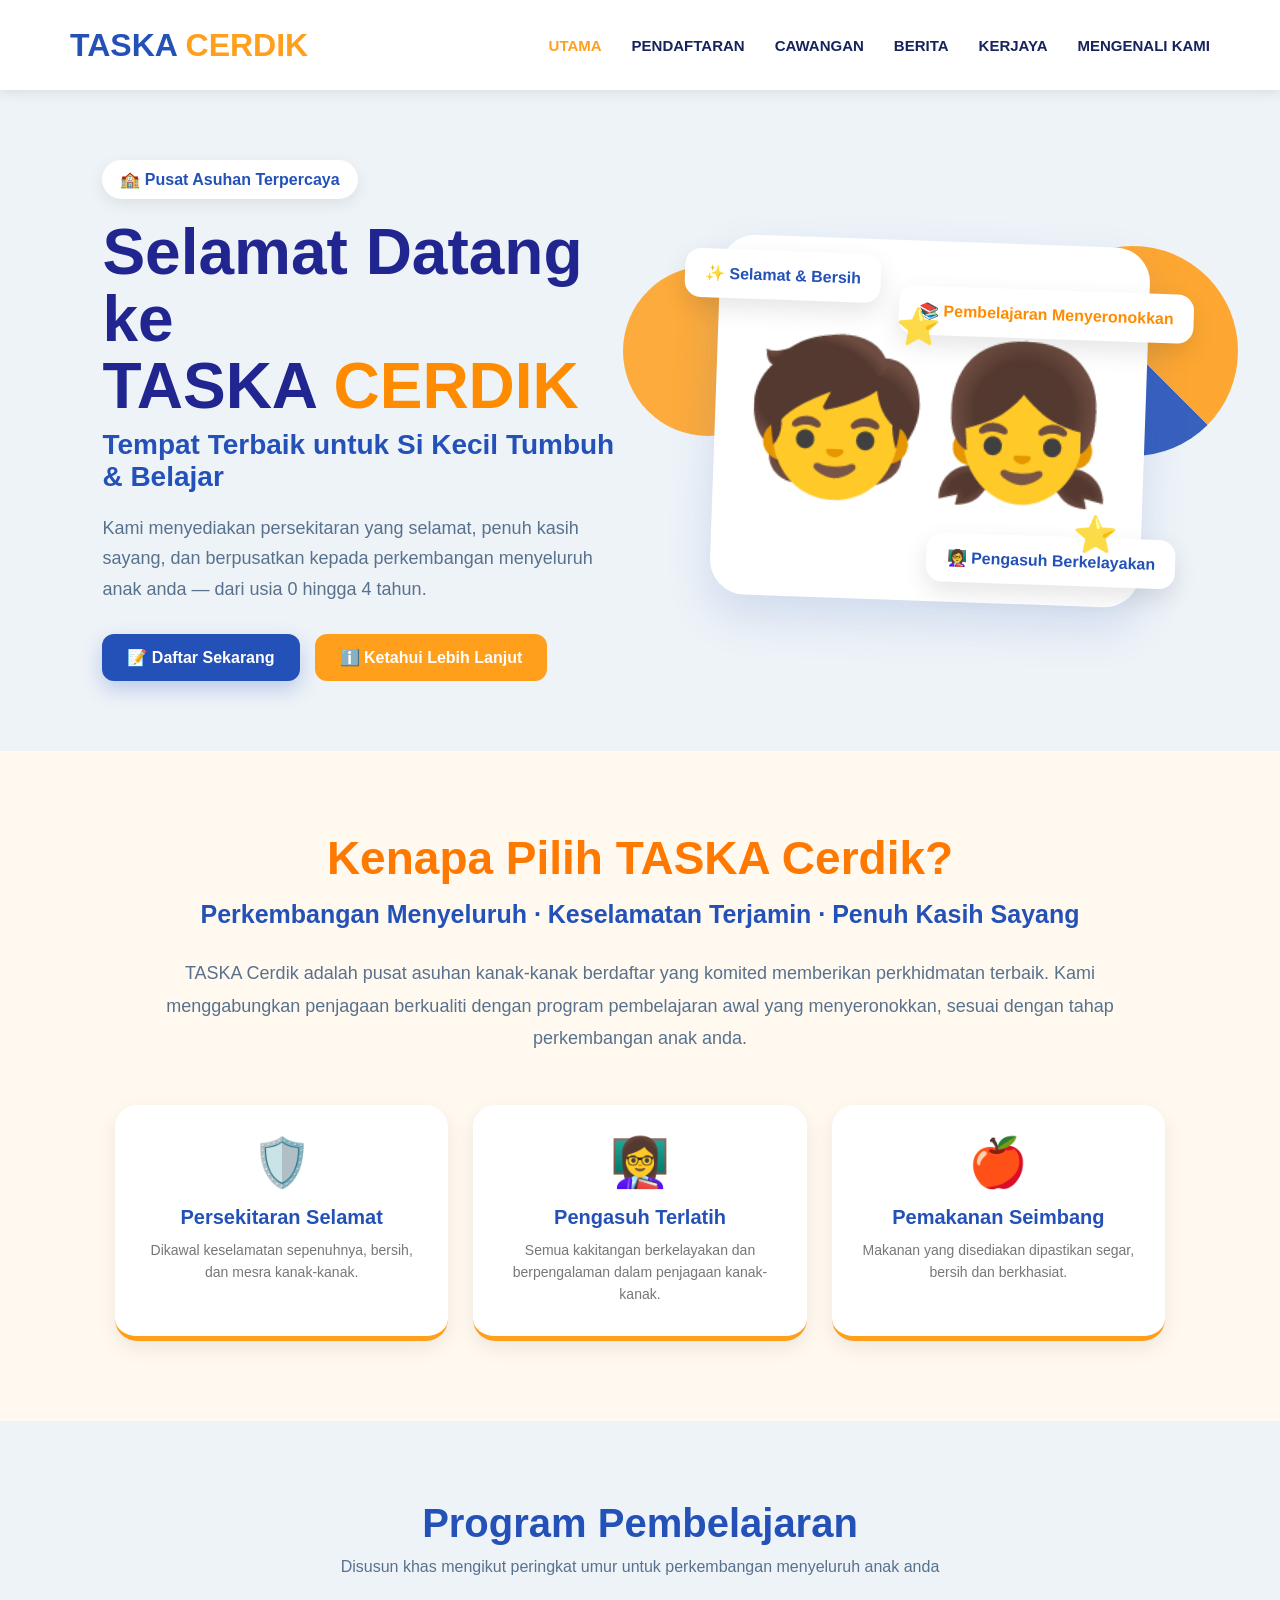
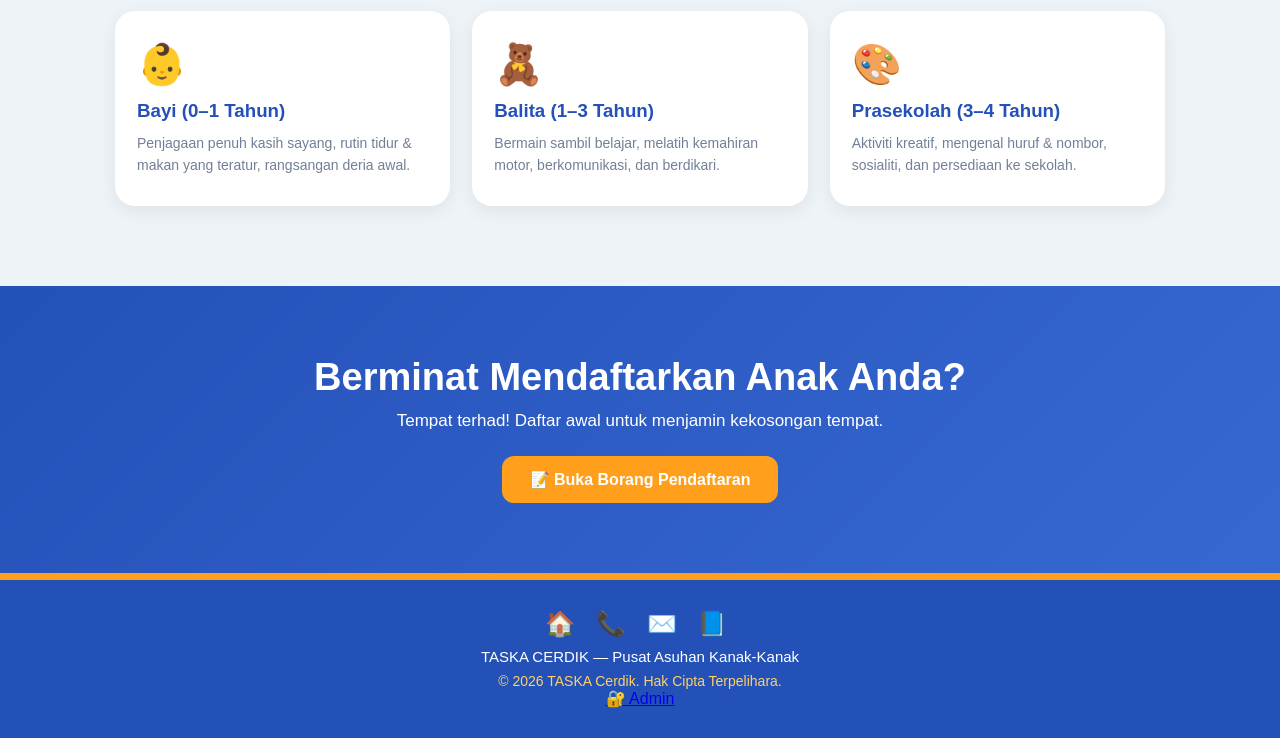
<file: index.html>
<!DOCTYPE html>
<html lang="ms">
<head>
    <meta charset="UTF-8">
    <meta name="viewport" content="width=device-width, initial-scale=1.0">
    <title>Halaman Utama | TASKA CERDIK</title>
    <link rel="stylesheet" href="style.css">
</head>
<body>

<header>
    <div class="logo">TASKA <span>CERDIK</span></div>
    <nav>
        <a href="index.html" class="active">UTAMA</a>
        <a href="pendaftaran.html">PENDAFTARAN</a>
        <a href="cawangan.html">CAWANGAN</a>
        <a href="berita.html">BERITA</a>
        <a href="kerjaya.html">KERJAYA</a>
        <a href="tentang.html">MENGENALI KAMI</a>
    </nav>
</header>

<section class="hero">
    <div class="hero-content">
        <span class="badge">🏫 Pusat Asuhan Terpercaya</span>
        <h1>Selamat Datang ke<br>TASKA <span>CERDIK</span></h1>
        <h2>Tempat Terbaik untuk Si Kecil Tumbuh & Belajar</h2>
        <p>Kami menyediakan persekitaran yang selamat, penuh kasih sayang, dan berpusatkan kepada perkembangan menyeluruh anak anda — dari usia 0 hingga 4 tahun.</p>
        <div class="hero-buttons">
            <a href="pendaftaran.html" class="btn btn-primary">📝 Daftar Sekarang</a>
            <a href="tentang.html" class="btn btn-secondary">ℹ️ Ketahui Lebih Lanjut</a>
        </div>
    </div>
    <div class="hero-visual">
        <div class="circle1"></div>
        <div class="circle2"></div>
        <div class="kids-card">
            <span class="kids-icon">🧒👧</span>
            <div class="mini-card card-one">✨ Selamat & Bersih</div>
            <div class="mini-card card-two">👩‍🏫 Pengasuh Berkelayakan</div>
            <div class="mini-card card-three">📚 Pembelajaran Menyeronokkan</div>
        </div>
        <span class="star star1">⭐</span>
		<span class="star star2">⭐</span>   
    </div>
</section>

<section class="intro">
    <h2>Kenapa Pilih TASKA Cerdik?</h2>
    <h3>Perkembangan Menyeluruh · Keselamatan Terjamin · Penuh Kasih Sayang</h3>
    <p>TASKA Cerdik adalah pusat asuhan kanak-kanak berdaftar yang komited memberikan perkhidmatan terbaik. Kami menggabungkan penjagaan berkualiti dengan program pembelajaran awal yang menyeronokkan, sesuai dengan tahap perkembangan anak anda.</p>

    <div class="features">
        <div class="feature">
            <div class="icon">🛡️</div>
            <h4>Persekitaran Selamat</h4>
            <p>Dikawal keselamatan sepenuhnya, bersih, dan mesra kanak-kanak.</p>
        </div>
        <div class="feature">
            <div class="icon">👩‍🏫</div>
            <h4>Pengasuh Terlatih</h4>
            <p>Semua kakitangan berkelayakan dan berpengalaman dalam penjagaan kanak-kanak.</p>
        </div>
        <div class="feature">
            <div class="icon">🍎</div>
            <h4>Pemakanan Seimbang</h4>
            <p>Makanan yang disediakan dipastikan segar, bersih dan berkhasiat.</p>
        </div>
    </div>
</section>

<section class="programs">
    <h2>Program Pembelajaran</h2>
    <p>Disusun khas mengikut peringkat umur untuk perkembangan menyeluruh anak anda</p>
    <div class="program-grid">
        <div class="program">
            <div class="program-icon">👶</div>
            <h3>Bayi (0–1 Tahun)</h3>
            <p>Penjagaan penuh kasih sayang, rutin tidur & makan yang teratur, rangsangan deria awal.</p>
        </div>
        <div class="program">
            <div class="program-icon">🧸</div>
            <h3>Balita (1–3 Tahun)</h3>
            <p>Bermain sambil belajar, melatih kemahiran motor, berkomunikasi, dan berdikari.</p>
        </div>
        <div class="program">
            <div class="program-icon">🎨</div>
            <h3>Prasekolah (3–4 Tahun)</h3>
            <p>Aktiviti kreatif, mengenal huruf & nombor, sosialiti, dan persediaan ke sekolah.</p>
        </div>
    </div>
</section>

<section class="cta">
    <h2>Berminat Mendaftarkan Anak Anda?</h2>
    <p>Tempat terhad! Daftar awal untuk menjamin kekosongan tempat.</p>
    <a href="pendaftaran.html">📝 Buka Borang Pendaftaran</a>
</section>

<footer>
    <div class="footer-icons">🏠 📞 ✉️ 📘</div>

    <h4>TASKA CERDIK — Pusat Asuhan Kanak-Kanak</h4>

    <p>&copy; 2026 TASKA Cerdik. Hak Cipta Terpelihara.</p>

    <!-- ADMIN -->
    <div class="admin-link">
        <a href="admin_login.php">🔐 Admin</a>
    </div>
</footer>

</body>
</html>
</file>
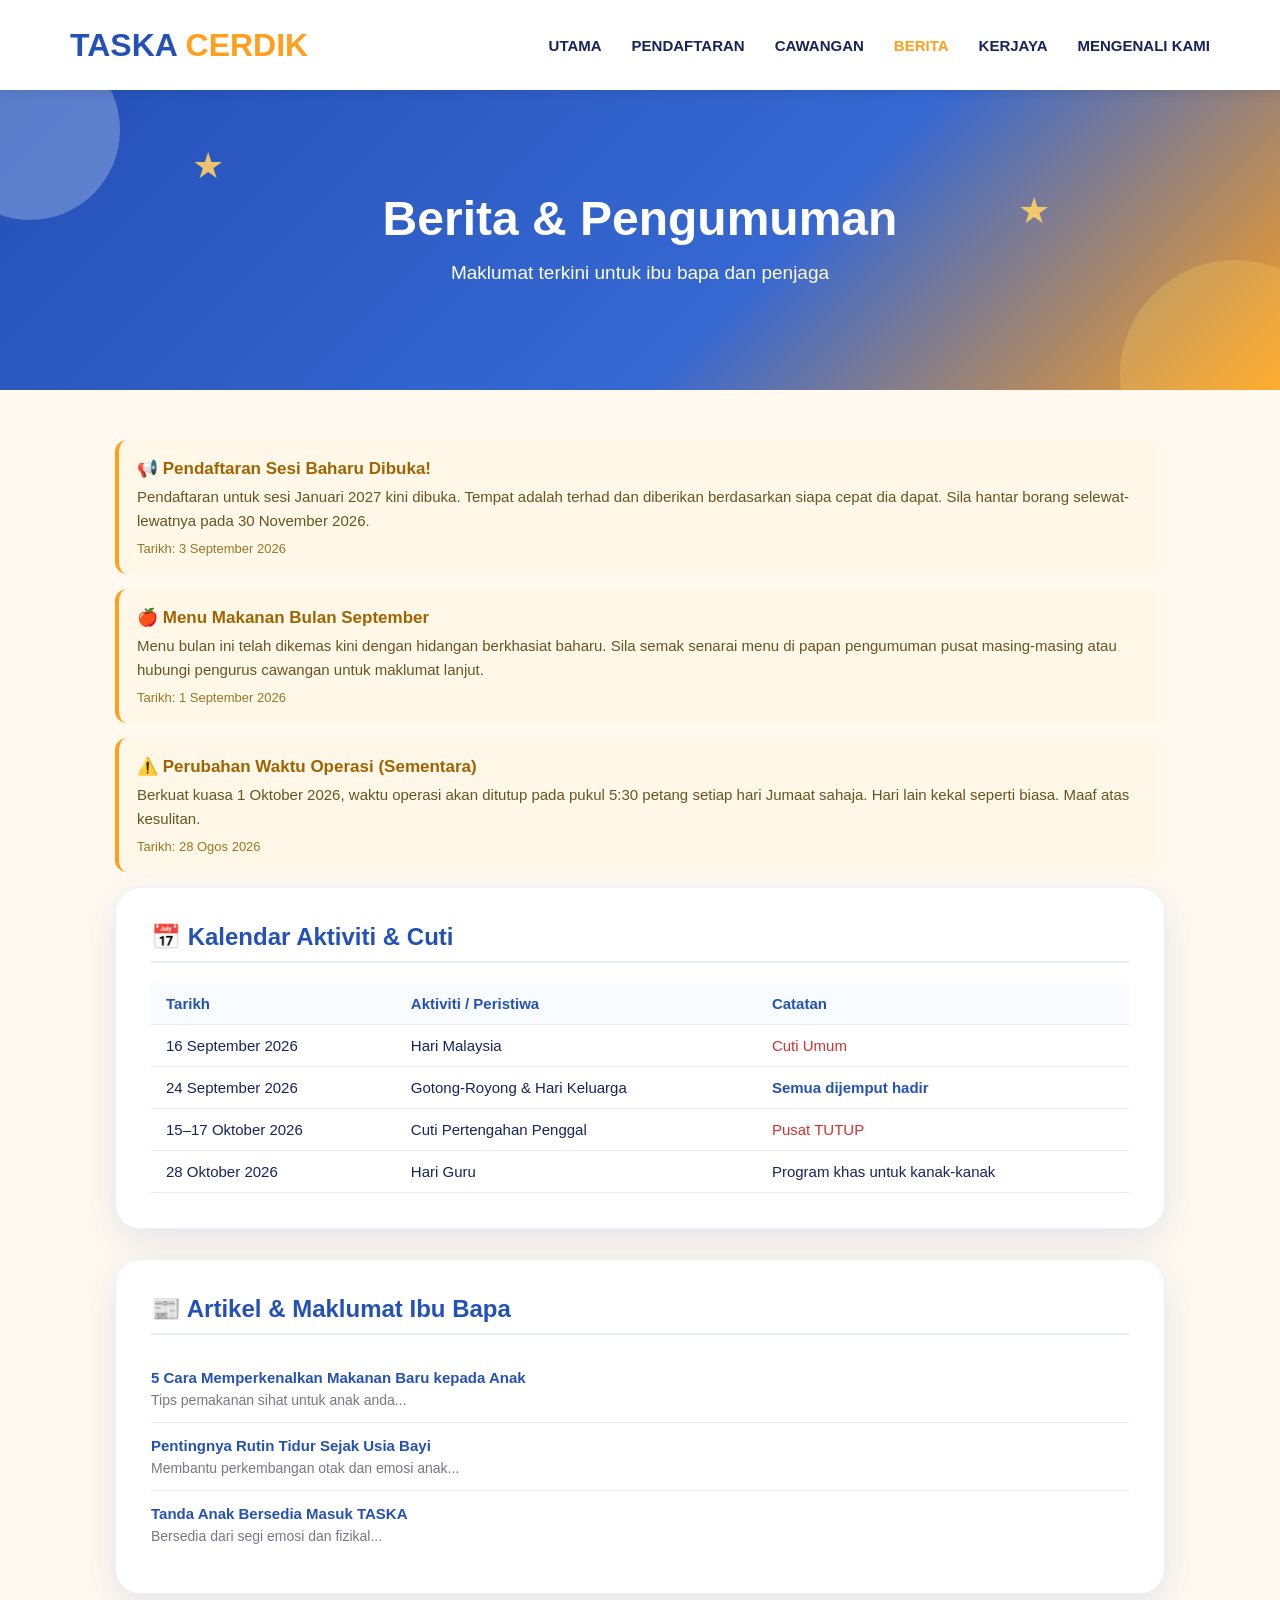
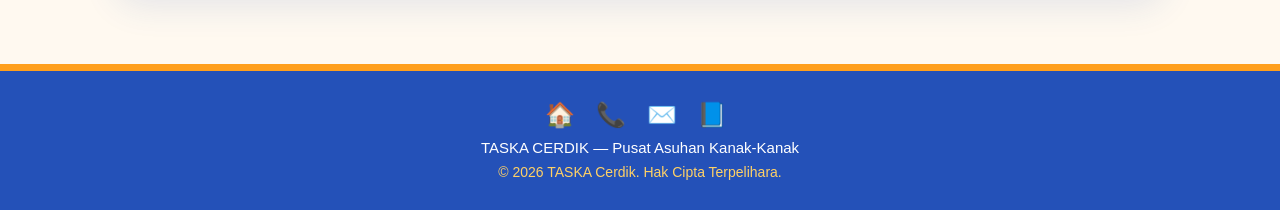
<file: berita.html>
<!DOCTYPE html>
<html lang="ms">
<head>
    <meta charset="UTF-8">
    <meta name="viewport" content="width=device-width, initial-scale=1.0">
    <title>Berita & Pengumuman | TASKA CERDIK</title>
    <link rel="stylesheet" href="style.css">
</head>
<body>

<header>
    <div class="logo">TASKA <span>CERDIK</span></div>
    <nav>
        <a href="index.html">UTAMA</a>
        <a href="pendaftaran.html">PENDAFTARAN</a>
        <a href="cawangan.html">CAWANGAN</a>
        <a href="berita.html" class="active">BERITA</a>
        <a href="kerjaya.html">KERJAYA</a>
        <a href="tentang.html">MENGENALI KAMI</a>
    </nav>
</header>

<section class="page-hero">
    <div class="circle one"></div>
    <div class="circle two"></div>
    <span class="star s1">★</span>
    <span class="star s2">★</span>
    <div>
        <h1>Berita & Pengumuman</h1>
        <p>Maklumat terkini untuk ibu bapa dan penjaga</p>
    </div>
</section>

<div class="container">
    <div class="notice-box">
        <h3>📢 Pendaftaran Sesi Baharu Dibuka!</h3>
        <p>Pendaftaran untuk sesi Januari 2027 kini dibuka. Tempat adalah terhad dan diberikan berdasarkan siapa cepat dia dapat. Sila hantar borang selewat-lewatnya pada 30 November 2026.</p>
        <div class="notice-date">Tarikh: 3 September 2026</div>
    </div>

    <div class="notice-box">
        <h3>🍎 Menu Makanan Bulan September</h3>
        <p>Menu bulan ini telah dikemas kini dengan hidangan berkhasiat baharu. Sila semak senarai menu di papan pengumuman pusat masing-masing atau hubungi pengurus cawangan untuk maklumat lanjut.</p>
        <div class="notice-date">Tarikh: 1 September 2026</div>
    </div>

    <div class="notice-box">
        <h3>⚠️ Perubahan Waktu Operasi (Sementara)</h3>
        <p>Berkuat kuasa 1 Oktober 2026, waktu operasi akan ditutup pada pukul 5:30 petang setiap hari Jumaat sahaja. Hari lain kekal seperti biasa. Maaf atas kesulitan.</p>
        <div class="notice-date">Tarikh: 28 Ogos 2026</div>
    </div>

    <div class="section-box">
        <h2>📅 Kalendar Aktiviti & Cuti</h2>
        <table class="calendar-table">
            <tr>
                <th>Tarikh</th>
                <th>Aktiviti / Peristiwa</th>
                <th>Catatan</th>
            </tr>
            <tr>
                <td>16 September 2026</td>
                <td>Hari Malaysia</td>
                <td class="holiday">Cuti Umum</td>
            </tr>
            <tr>
                <td>24 September 2026</td>
                <td>Gotong-Royong & Hari Keluarga</td>
                <td class="important">Semua dijemput hadir</td>
            </tr>
            <tr>
                <td>15–17 Oktober 2026</td>
                <td>Cuti Pertengahan Penggal</td>
                <td class="holiday">Pusat TUTUP</td>
            </tr>
            <tr>
                <td>28 Oktober 2026</td>
                <td>Hari Guru</td>
                <td>Program khas untuk kanak-kanak</td>
            </tr>
        </table>
    </div>

    <div class="section-box">
        <h2>📰 Artikel & Maklumat Ibu Bapa</h2>
        <ul class="article-list">
            <li>
                <a href="#">5 Cara Memperkenalkan Makanan Baru kepada Anak</a>
                <p class="article-desc">Tips pemakanan sihat untuk anak anda...</p>
            </li>
            <li>
                <a href="#">Pentingnya Rutin Tidur Sejak Usia Bayi</a>
                <p class="article-desc">Membantu perkembangan otak dan emosi anak...</p>
            </li>
            <li>
                <a href="#">Tanda Anak Bersedia Masuk TASKA</a>
                <p class="article-desc">Bersedia dari segi emosi dan fizikal...</p>
            </li>
        </ul>
    </div>
</div>

<footer>
    <div class="footer-icons">🏠 📞 ✉️ 📘</div>
    <h4>TASKA CERDIK — Pusat Asuhan Kanak-Kanak</h4>
    <p>&copy; 2026 TASKA Cerdik. Hak Cipta Terpelihara.</p>
</footer>

</body>
</html>
</file>
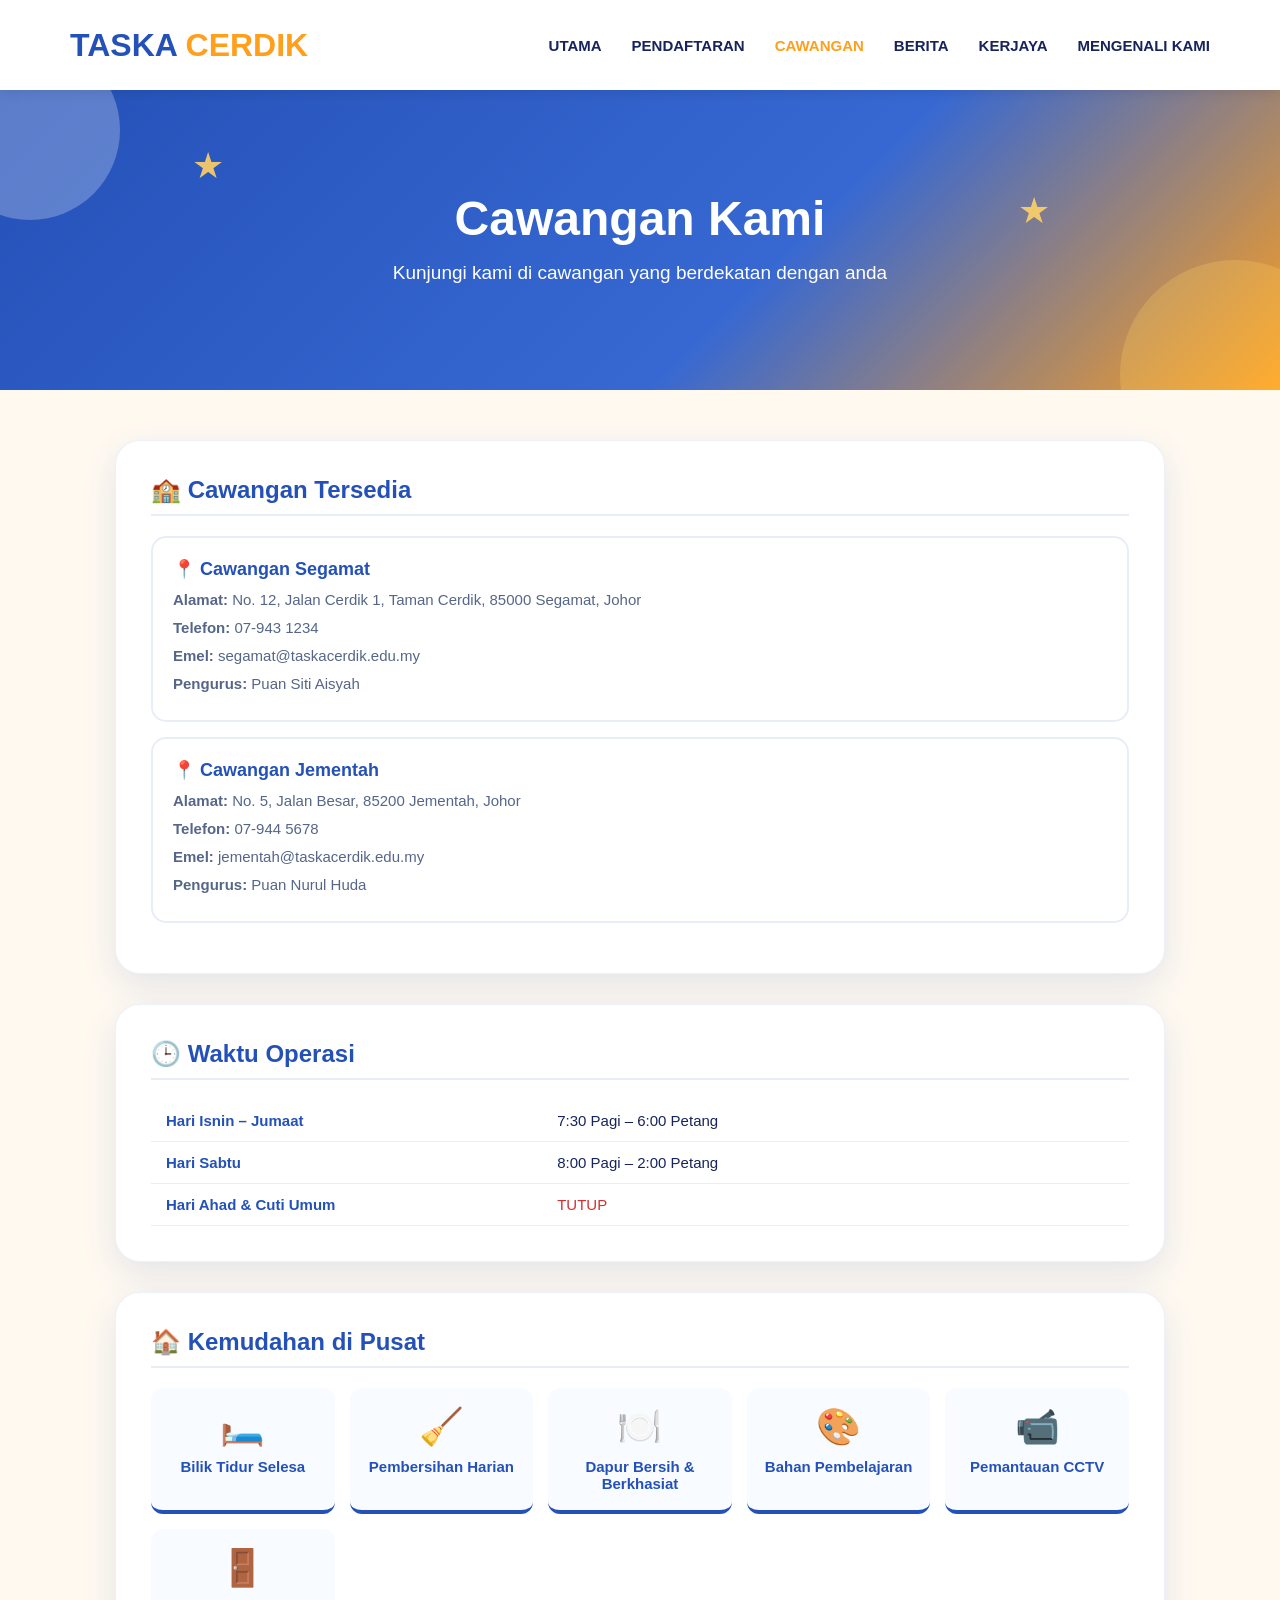
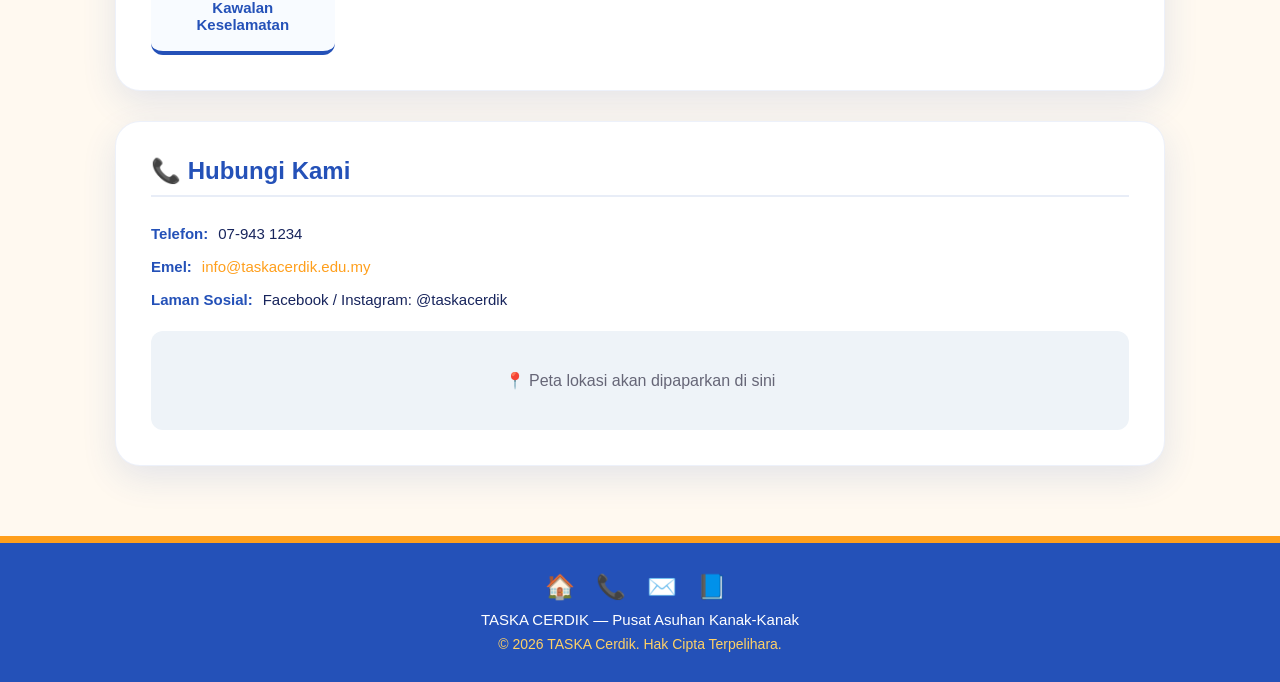
<file: cawangan.html>
<!DOCTYPE html>
<html lang="ms">
<head>
    <meta charset="UTF-8">
    <meta name="viewport" content="width=device-width, initial-scale=1.0">
    <title>Pusat Kami | TASKA CERDIK</title>
    <link rel="stylesheet" href="style.css">
</head>
<body>

<header>
    <div class="logo">TASKA <span>CERDIK</span></div>
    <nav>
        <a href="index.html">UTAMA</a>
        <a href="pendaftaran.html">PENDAFTARAN</a>
        <a href="cawangan.html" class="active">CAWANGAN</a>
        <a href="berita.html">BERITA</a>
        <a href="kerjaya.html">KERJAYA</a>
        <a href="tentang.html">MENGENALI KAMI</a>
    </nav>
</header>

<section class="page-hero">
    <div class="circle one"></div>
    <div class="circle two"></div>
    <span class="star s1">★</span>
    <span class="star s2">★</span>
    <div>
        <h1>Cawangan Kami</h1>
        <p>Kunjungi kami di cawangan yang berdekatan dengan anda</p>
    </div>
</section>

<div class="container">
    <div class="section-box">
        <h2>🏫 Cawangan Tersedia</h2>

        <div class="branch-card">
            <h3>📍 Cawangan Segamat</h3>
            <p><strong>Alamat:</strong> No. 12, Jalan Cerdik 1, Taman Cerdik, 85000 Segamat, Johor</p>
            <p><strong>Telefon:</strong> 07-943 1234</p>
            <p><strong>Emel:</strong> segamat@taskacerdik.edu.my</p>
            <p><strong>Pengurus:</strong> Puan Siti Aisyah</p>
        </div>

        <div class="branch-card">
            <h3>📍 Cawangan Jementah</h3>
            <p><strong>Alamat:</strong> No. 5, Jalan Besar, 85200 Jementah, Johor</p>
            <p><strong>Telefon:</strong> 07-944 5678</p>
            <p><strong>Emel:</strong> jementah@taskacerdik.edu.my</p>
            <p><strong>Pengurus:</strong> Puan Nurul Huda</p>
        </div>
    </div>

    <div class="section-box">
        <h2>🕒 Waktu Operasi</h2>
        <table class="hours-table">
            <tr>
                <td>Hari Isnin – Jumaat</td>
                <td>7:30 Pagi – 6:00 Petang</td>
            </tr>
            <tr>
                <td>Hari Sabtu</td>
                <td>8:00 Pagi – 2:00 Petang</td>
            </tr>
            <tr>
                <td>Hari Ahad & Cuti Umum</td>
                <td class="holiday">TUTUP</td>
            </tr>
        </table>
    </div>

    <div class="section-box">
        <h2>🏠 Kemudahan di Pusat</h2>
        <div class="facility-grid">
            <div class="facility-item">
                <div class="facility-icon">🛏️</div>
                <h4>Bilik Tidur Selesa</h4>
            </div>
            <div class="facility-item">
                <div class="facility-icon">🧹</div>
                <h4>Pembersihan Harian</h4>
            </div>
            <div class="facility-item">
                <div class="facility-icon">🍽️</div>
                <h4>Dapur Bersih & Berkhasiat</h4>
            </div>
            <div class="facility-item">
                <div class="facility-icon">🎨</div>
                <h4>Bahan Pembelajaran</h4>
            </div>
            <div class="facility-item">
                <div class="facility-icon">📹</div>
                <h4>Pemantauan CCTV</h4>
            </div>
            <div class="facility-item">
                <div class="facility-icon">🚪</div>
                <h4>Kawalan Keselamatan</h4>
            </div>
        </div>
    </div>

    <div class="section-box">
        <h2>📞 Hubungi Kami</h2>
        <div class="contact-row">
            <strong>Telefon:</strong>
            <span>07-943 1234</span>
        </div>
        <div class="contact-row">
            <strong>Emel:</strong>
            <a href="mailto:info@taskacerdik.edu.my">info@taskacerdik.edu.my</a>
        </div>
        <div class="contact-row">
            <strong>Laman Sosial:</strong>
            <span>Facebook / Instagram: @taskacerdik</span>
        </div>
        <div class="map-box">
            📍 Peta lokasi akan dipaparkan di sini
        </div>
    </div>
</div>

<footer>
    <div class="footer-icons">🏠 📞 ✉️ 📘</div>
    <h4>TASKA CERDIK — Pusat Asuhan Kanak-Kanak</h4>
    <p>&copy; 2026 TASKA Cerdik. Hak Cipta Terpelihara.</p>
</footer>

</body>
</html>
</file>
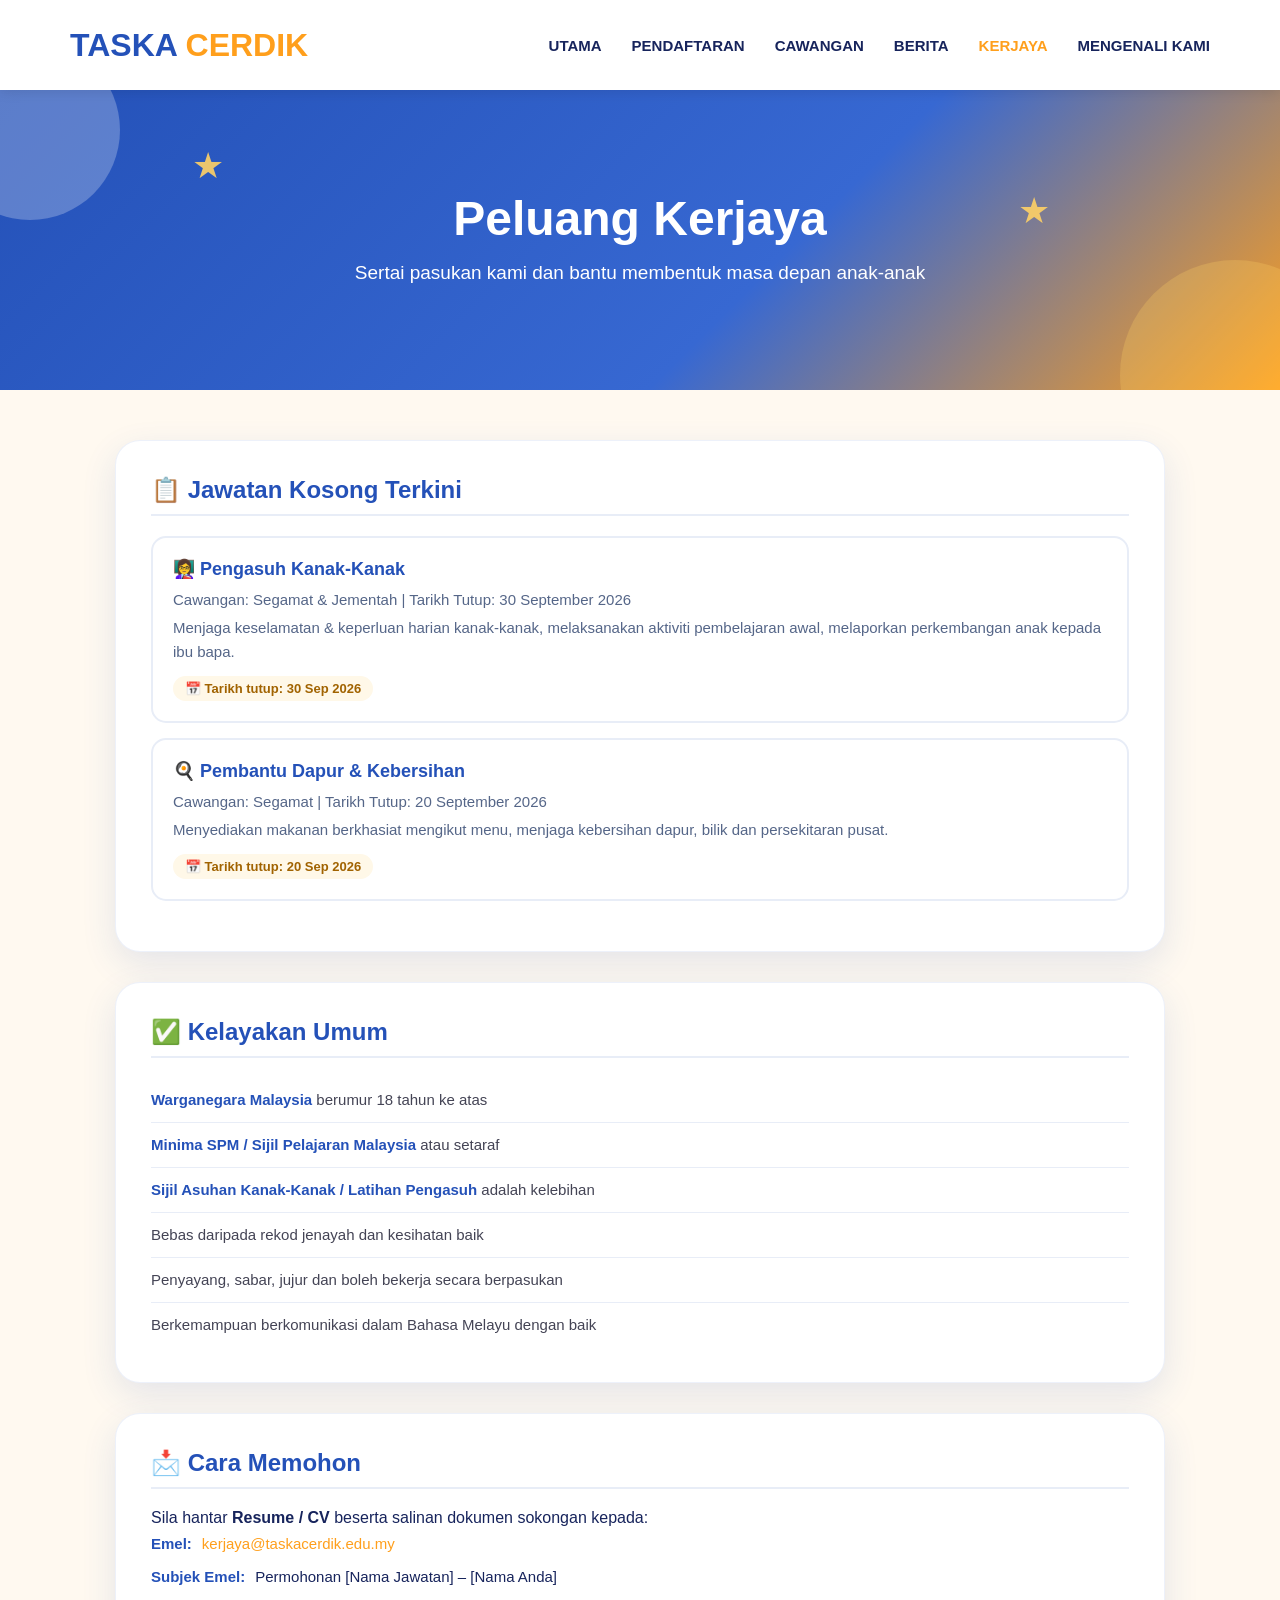
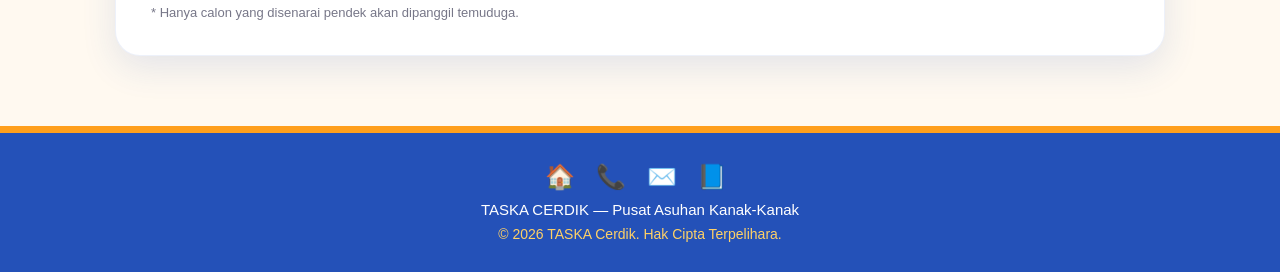
<file: kerjaya.html>
<!DOCTYPE html>
<html lang="ms">
<head>
    <meta charset="UTF-8">
    <meta name="viewport" content="width=device-width, initial-scale=1.0">
    <title>Peluang Kerjaya | TASKA CERDIK</title>
    <link rel="stylesheet" href="style.css">
</head>
<body>

<header>
    <div class="logo">TASKA <span>CERDIK</span></div>
    <nav>
        <a href="index.html">UTAMA</a>
        <a href="pendaftaran.html">PENDAFTARAN</a>
        <a href="cawangan.html">CAWANGAN</a>
        <a href="berita.html">BERITA</a>
        <a href="kerjaya.html" class="active">KERJAYA</a>
        <a href="tentang.html">MENGENALI KAMI</a>
    </nav>
</header>

<section class="page-hero">
    <div class="circle one"></div>
    <div class="circle two"></div>
    <span class="star s1">★</span>
    <span class="star s2">★</span>
    <div>
        <h1>Peluang Kerjaya</h1>
        <p>Sertai pasukan kami dan bantu membentuk masa depan anak-anak</p>
    </div>
</section>

<div class="container">
    <div class="section-box">
        <h2>📋 Jawatan Kosong Terkini</h2>

        <div class="job-card">
            <h3>👩‍🏫 Pengasuh Kanak-Kanak</h3>
            <p class="job-meta">Cawangan: Segamat & Jementah | Tarikh Tutup: 30 September 2026</p>
            <p>Menjaga keselamatan & keperluan harian kanak-kanak, melaksanakan aktiviti pembelajaran awal, melaporkan perkembangan anak kepada ibu bapa.</p>
            <span class="closing-date">📅 Tarikh tutup: 30 Sep 2026</span>
        </div>

        <div class="job-card">
            <h3>🍳 Pembantu Dapur & Kebersihan</h3>
            <p class="job-meta">Cawangan: Segamat | Tarikh Tutup: 20 September 2026</p>
            <p>Menyediakan makanan berkhasiat mengikut menu, menjaga kebersihan dapur, bilik dan persekitaran pusat.</p>
            <span class="closing-date">📅 Tarikh tutup: 20 Sep 2026</span>
        </div>
    </div>

    <div class="section-box">
        <h2>✅ Kelayakan Umum</h2>
        <ul class="qual-list">
            <li><strong>Warganegara Malaysia</strong> berumur 18 tahun ke atas</li>
            <li><strong>Minima SPM / Sijil Pelajaran Malaysia</strong> atau setaraf</li>
            <li><strong>Sijil Asuhan Kanak-Kanak / Latihan Pengasuh</strong> adalah kelebihan</li>
            <li>Bebas daripada rekod jenayah dan kesihatan baik</li>
            <li>Penyayang, sabar, jujur dan boleh bekerja secara berpasukan</li>
            <li>Berkemampuan berkomunikasi dalam Bahasa Melayu dengan baik</li>
        </ul>
    </div>

    <div class="section-box">
        <h2>📩 Cara Memohon</h2>
        <p>Sila hantar <strong>Resume / CV</strong> beserta salinan dokumen sokongan kepada:</p>
        <div class="contact-row">
            <strong>Emel:</strong>
            <a href="mailto:kerjaya@taskacerdik.edu.my">kerjaya@taskacerdik.edu.my</a>
        </div>
        <div class="contact-row">
            <strong>Subjek Emel:</strong>
            <span>Permohonan [Nama Jawatan] – [Nama Anda]</span>
        </div>
        <p class="note">* Hanya calon yang disenarai pendek akan dipanggil temuduga.</p>
    </div>
</div>

<footer>
    <div class="footer-icons">🏠 📞 ✉️ 📘</div>
    <h4>TASKA CERDIK — Pusat Asuhan Kanak-Kanak</h4>
    <p>&copy; 2026 TASKA Cerdik. Hak Cipta Terpelihara.</p>
</footer>

</body>
</html>
</file>
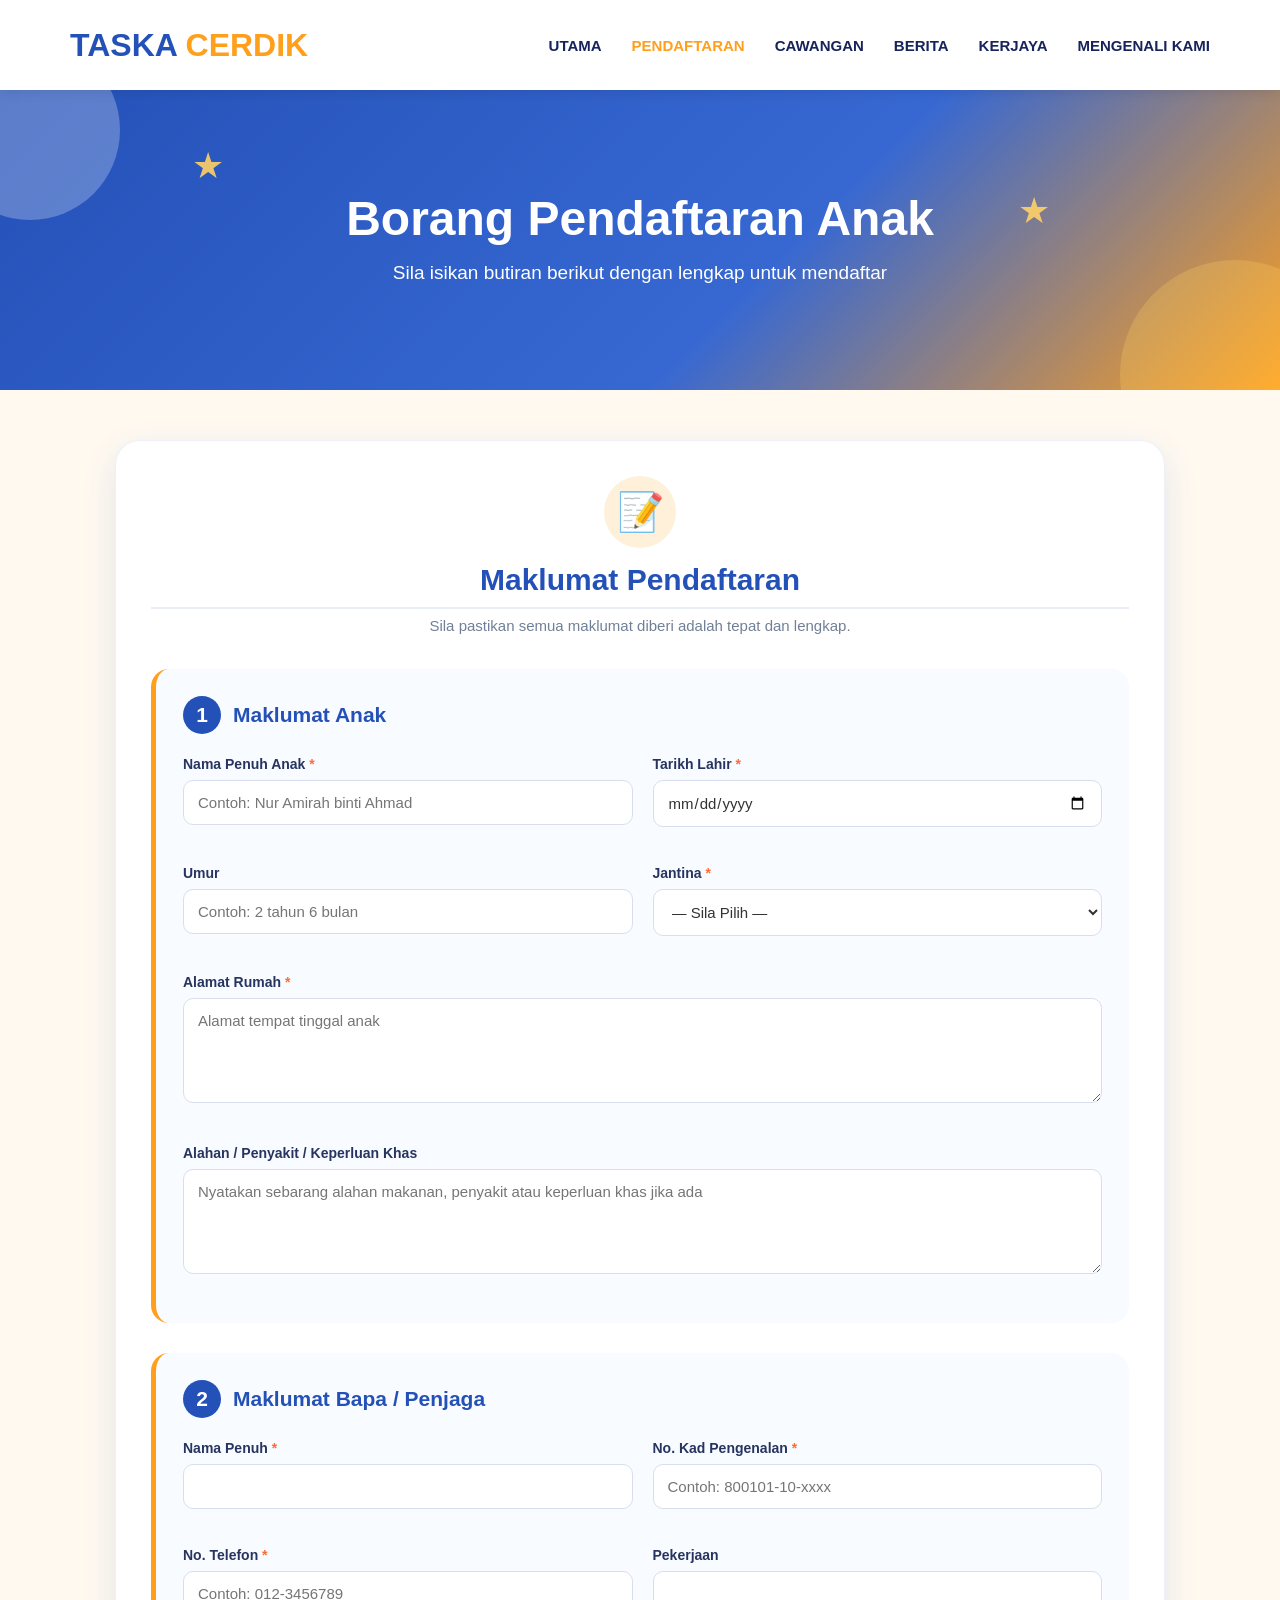
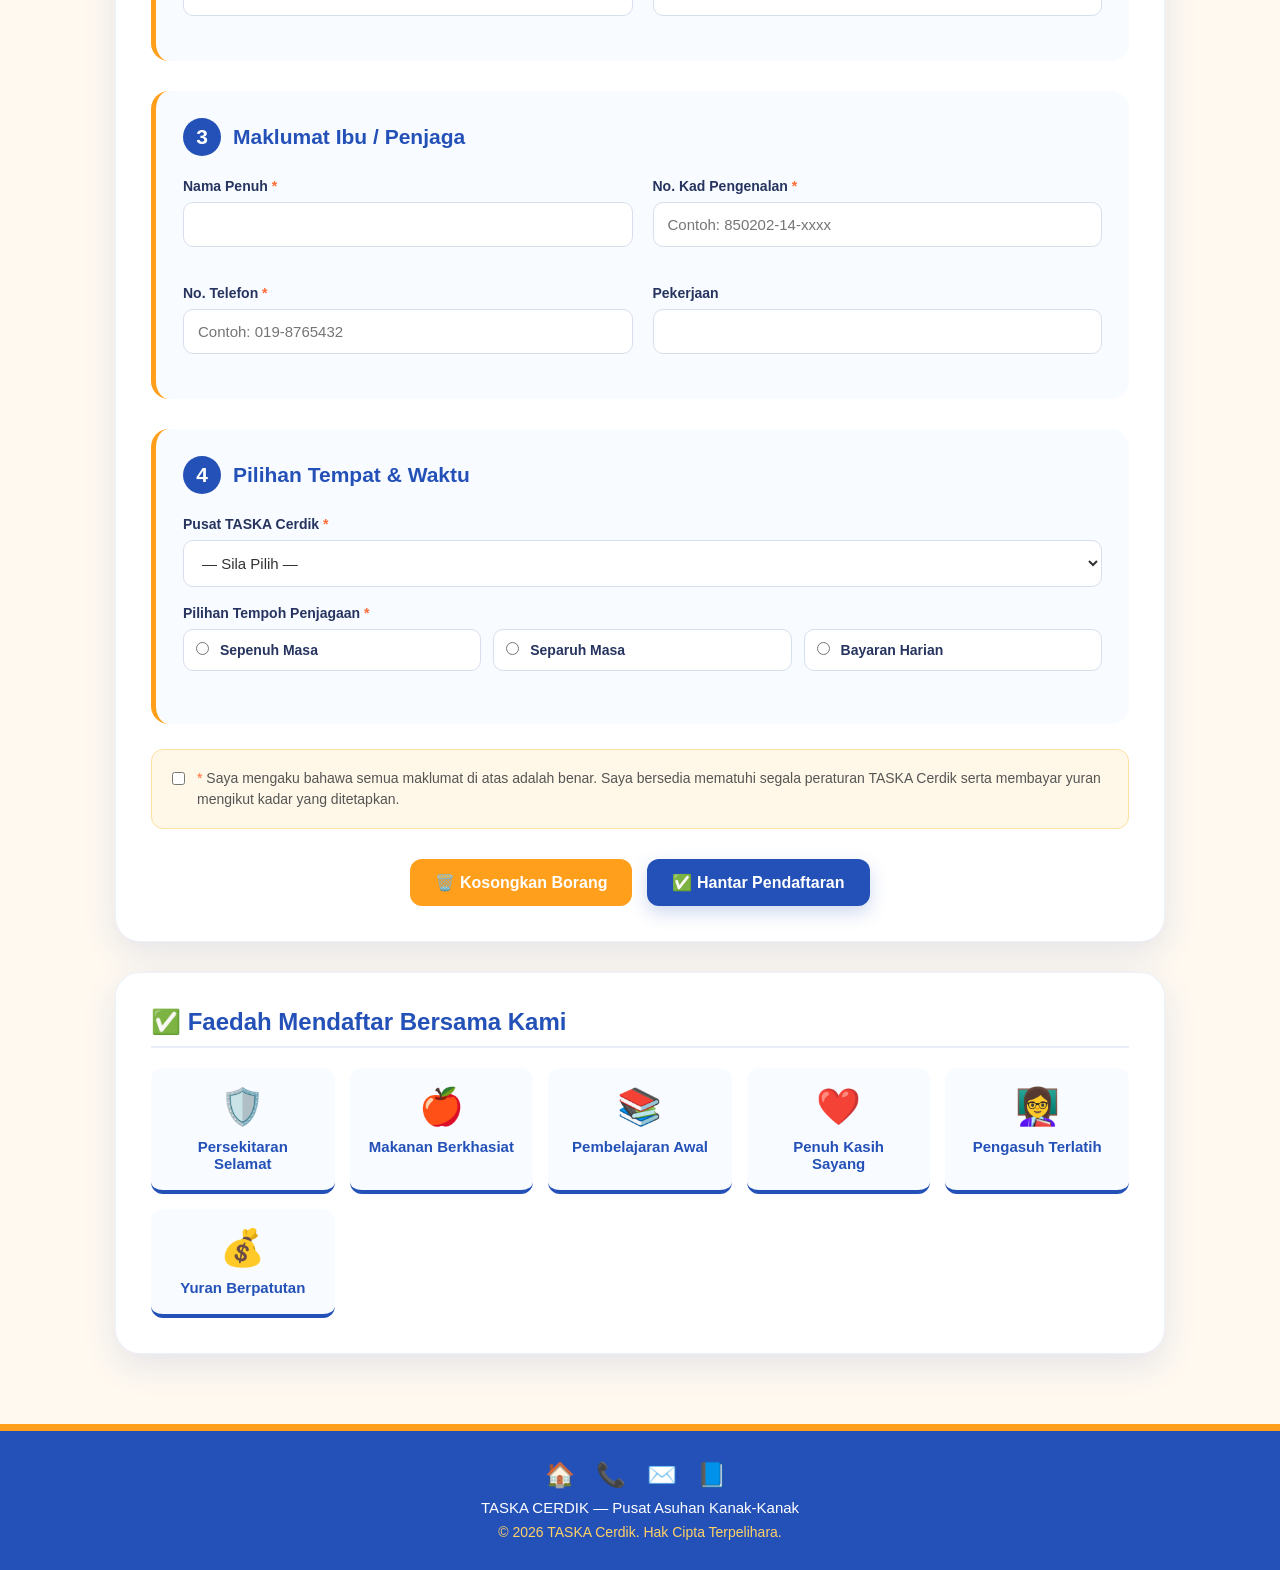
<file: pendaftaran.html>
<!DOCTYPE html>
<html lang="ms">
<head>
    <meta charset="UTF-8">
    <meta name="viewport" content="width=device-width, initial-scale=1.0">
    <title>Pendaftaran | TASKA CERDIK</title>
    <link rel="stylesheet" href="style.css">
</head>
<body>

<header>
    <div class="logo">TASKA <span>CERDIK</span></div>
    <nav>
        <a href="index.html">UTAMA</a>
        <a href="pendaftaran.html" class="active">PENDAFTARAN</a>
        <a href="cawangan.html">CAWANGAN</a>
        <a href="berita.html">BERITA</a>
        <a href="kerjaya.html">KERJAYA</a>
        <a href="tentang.html">MENGENALI KAMI</a>
    </nav>
</header>

<section class="page-hero">
    <div class="circle one"></div>
    <div class="circle two"></div>
    <span class="star s1">★</span>
    <span class="star s2">★</span>
    <div>
        <h1>Borang Pendaftaran Anak</h1>
        <p>Sila isikan butiran berikut dengan lengkap untuk mendaftar</p>
    </div>
</section>

<div class="container">
    <div class="section-box">
        <div class="form-intro">
            <div class="icon">📝</div>
            <h2>Maklumat Pendaftaran</h2>
            <p>Sila pastikan semua maklumat diberi adalah tepat dan lengkap.</p>
        </div>

        <form action="proses_pendaftaran.php" method="post">

            <div class="form-section">
                <h3 class="section-heading"><span class="section-number">1</span> Maklumat Anak</h3>
                <div class="form-grid">
                    <div class="form-group">
                        <label>Nama Penuh Anak <span class="required">*</span></label>
                        <input type="text" name="nama_anak" required placeholder="Contoh: Nur Amirah binti Ahmad">
                    </div>
                    <div class="form-group">
                        <label>Tarikh Lahir <span class="required">*</span></label>
                        <input type="date" name="tarikh_lahir" required>
                    </div>
                    <div class="form-group">
                        <label>Umur</label>
                        <input type="text" name="umur" placeholder="Contoh: 2 tahun 6 bulan">
                    </div>
                    <div class="form-group">
                        <label>Jantina <span class="required">*</span></label>
                        <select name="jantina" required>
                            <option value="">— Sila Pilih —</option>
                            <option>Lelaki</option>
                            <option>Perempuan</option>
                        </select>
                    </div>
                    <div class="form-group full">
                        <label>Alamat Rumah <span class="required">*</span></label>
                        <textarea name="alamat" required placeholder="Alamat tempat tinggal anak"></textarea>
                    </div>
                    <div class="form-group full">
                        <label>Alahan / Penyakit / Keperluan Khas</label>
                        <textarea name="kesihatan" placeholder="Nyatakan sebarang alahan makanan, penyakit atau keperluan khas jika ada"></textarea>
                    </div>
                </div>
            </div>

            <div class="form-section">
                <h3 class="section-heading"><span class="section-number">2</span> Maklumat Bapa / Penjaga</h3>
                <div class="form-grid">
                    <div class="form-group">
                        <label>Nama Penuh <span class="required">*</span></label>
                        <input type="text" name="nama_bapa" required>
                    </div>
                    <div class="form-group">
                        <label>No. Kad Pengenalan <span class="required">*</span></label>
                        <input type="text" name="ic_bapa" required placeholder="Contoh: 800101-10-xxxx">
                    </div>
                    <div class="form-group">
                        <label>No. Telefon <span class="required">*</span></label>
                        <input type="tel" name="tel_bapa" required placeholder="Contoh: 012-3456789">
                    </div>
                    <div class="form-group">
                        <label>Pekerjaan</label>
                        <input type="text" name="kerja_bapa">
                    </div>
                </div>
            </div>

            <div class="form-section">
                <h3 class="section-heading"><span class="section-number">3</span> Maklumat Ibu / Penjaga</h3>
                <div class="form-grid">
                    <div class="form-group">
                        <label>Nama Penuh <span class="required">*</span></label>
                        <input type="text" name="nama_ibu" required>
                    </div>
                    <div class="form-group">
                        <label>No. Kad Pengenalan <span class="required">*</span></label>
                        <input type="text" name="ic_ibu" required placeholder="Contoh: 850202-14-xxxx">
                    </div>
                    <div class="form-group">
                        <label>No. Telefon <span class="required">*</span></label>
                        <input type="tel" name="tel_ibu" required placeholder="Contoh: 019-8765432">
                    </div>
                    <div class="form-group">
                        <label>Pekerjaan</label>
                        <input type="text" name="kerja_ibu">
                    </div>
                </div>
            </div>

            <div class="form-section">
                <h3 class="section-heading"><span class="section-number">4</span> Pilihan Tempat & Waktu</h3>
                <div class="form-group">
                    <label>Pusat TASKA Cerdik <span class="required">*</span></label>
                    <select name="pusat" required>
                        <option value="">— Sila Pilih —</option>
                        <option>Cawangan Segamat</option>
                        <option>Cawangan Jementah</option>
                    </select>
                </div>
                <div class="form-group">
                    <label>Pilihan Tempoh Penjagaan <span class="required">*</span></label>
                    <div class="radio-box">
                        <label class="radio-option">
                            <input type="radio" name="tempoh" value="penuh" required>
                            <span>Sepenuh Masa</span>
                        </label>
                        <label class="radio-option">
                            <input type="radio" name="tempoh" value="separuh">
                            <span>Separuh Masa</span>
                        </label>
                        <label class="radio-option">
                            <input type="radio" name="tempoh" value="harian">
                            <span>Bayaran Harian</span>
                        </label>
                    </div>
                </div>
            </div>

            <div class="agreement">
                <input type="checkbox" id="setuju" name="setuju" required>
                <label for="setuju"><span class="required">*</span> Saya mengaku bahawa semua maklumat di atas adalah benar. Saya bersedia mematuhi segala peraturan TASKA Cerdik serta membayar yuran mengikut kadar yang ditetapkan.</label>
            </div>

            <div class="button-row">
                <button type="reset" class="btn btn-reset">🗑️ Kosongkan Borang</button>
                <button type="submit" name="submit" class="btn btn-submit">✅ Hantar Pendaftaran</button>
            </div>
        </form>
    </div>

    <div class="section-box">
        <h2>✅ Faedah Mendaftar Bersama Kami</h2>
        <div class="benefit-grid">
            <div class="benefit-item">
                <div class="benefit-icon">🛡️</div>
                <h4>Persekitaran Selamat</h4>
            </div>
            <div class="benefit-item">
                <div class="benefit-icon">🍎</div>
                <h4>Makanan Berkhasiat</h4>
            </div>
            <div class="benefit-item">
                <div class="benefit-icon">📚</div>
                <h4>Pembelajaran Awal</h4>
            </div>
            <div class="benefit-item">
                <div class="benefit-icon">❤️</div>
                <h4>Penuh Kasih Sayang</h4>
            </div>
            <div class="benefit-item">
                <div class="benefit-icon">👩‍🏫</div>
                <h4>Pengasuh Terlatih</h4>
            </div>
            <div class="benefit-item">
                <div class="benefit-icon">💰</div>
                <h4>Yuran Berpatutan</h4>
            </div>
        </div>
    </div>
</div>

<footer>
    <div class="footer-icons">🏠 📞 ✉️ 📘</div>
    <h4>TASKA CERDIK — Pusat Asuhan Kanak-Kanak</h4>
    <p>&copy; 2026 TASKA Cerdik. Hak Cipta Terpelihara.</p>
</footer>

</body>
</html>
</file>
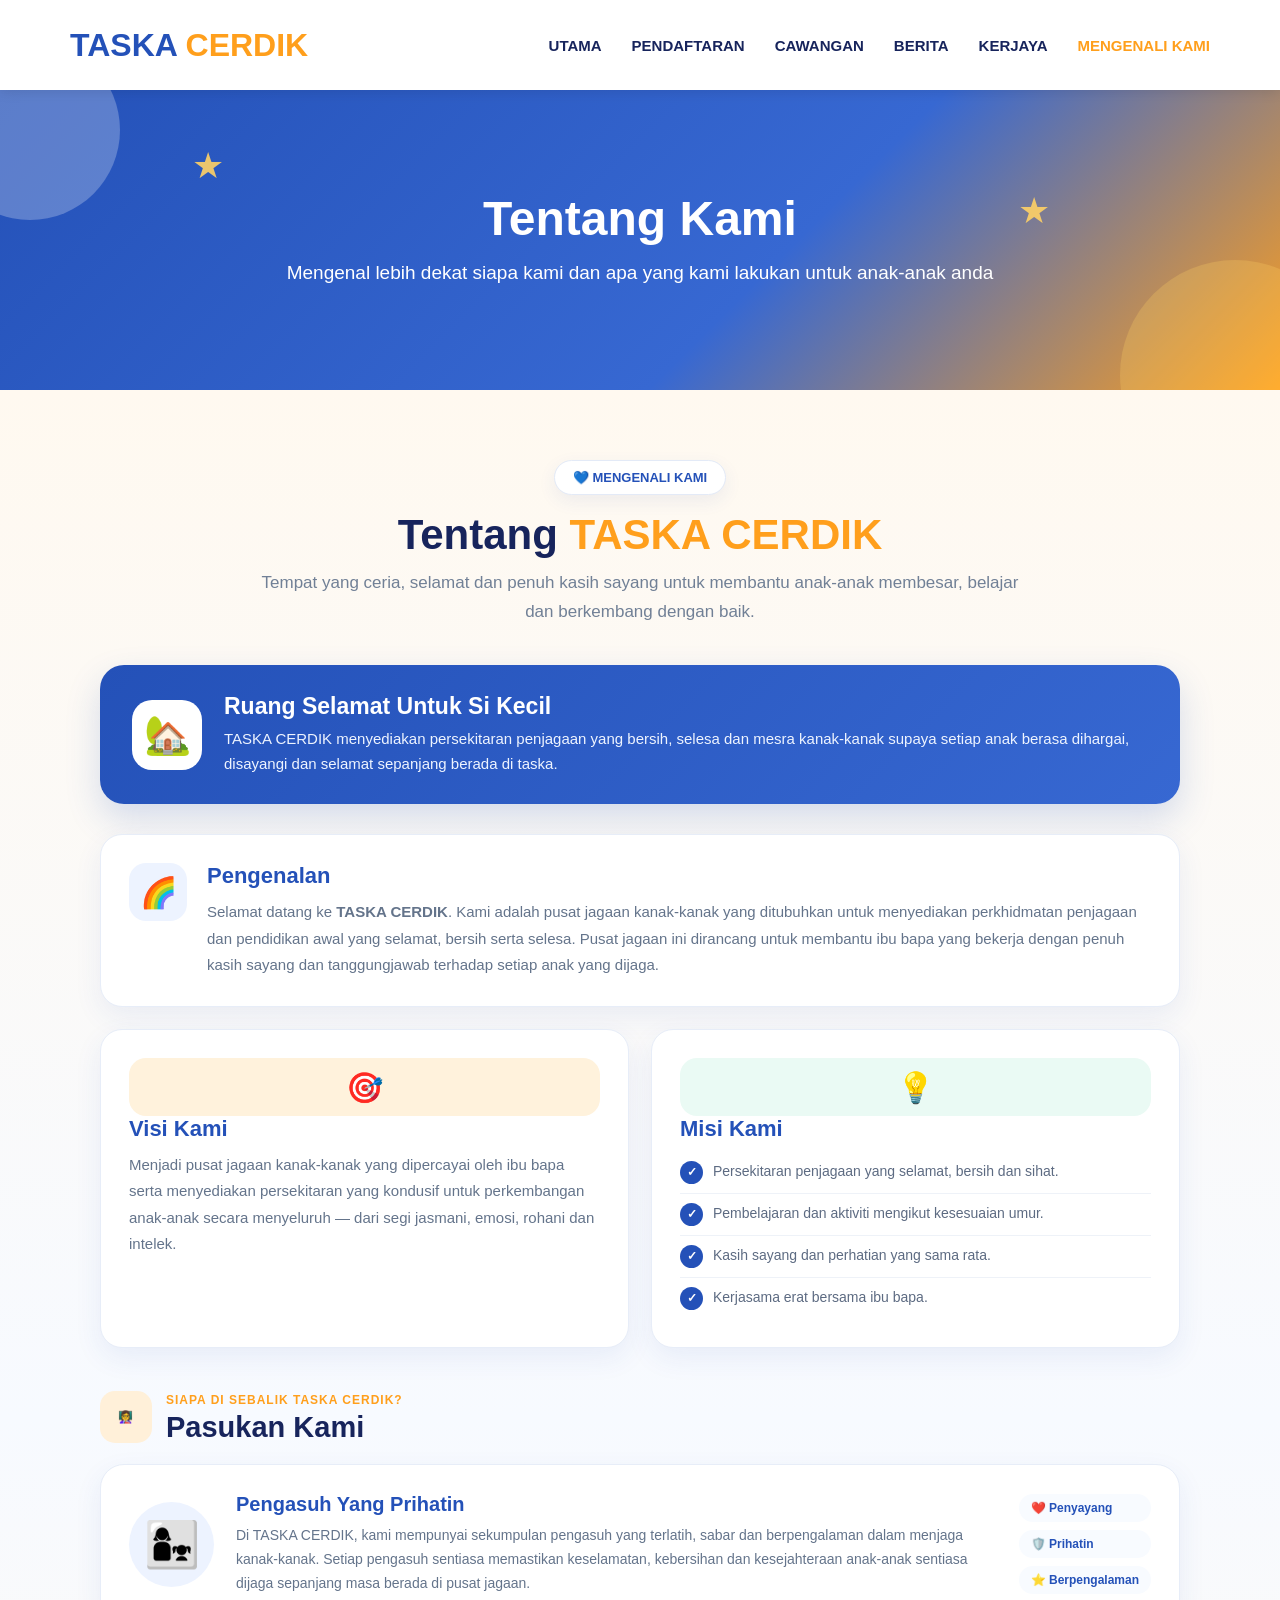
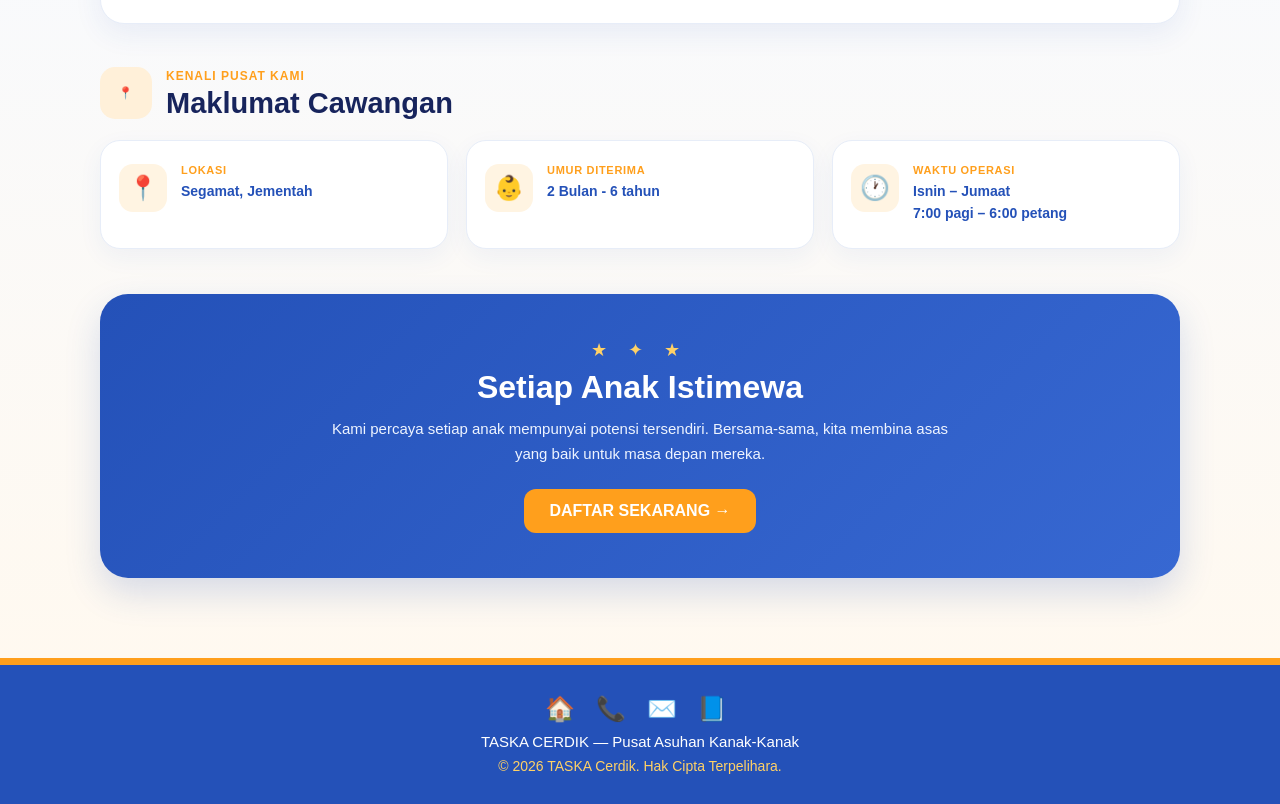
<file: tentang.html>
<!DOCTYPE html>
<html lang="ms">
<head>
    <meta charset="UTF-8">
    <meta name="viewport" content="width=device-width, initial-scale=1.0">
    <title>Tentang Kami | TASKA CERDIK</title>
    <link rel="stylesheet" href="style.css">
</head>
<body>
	
	<style>
	/* ==============================================
   GAYA UTAMA LAMAN WEB TASKA CERDIK
   Digunakan oleh SEMUA halaman: index, pendaftaran,
   pusat, berita, kerjaya, tentang, program
   ============================================== */

/* ----- SETTING ASAS ----- */
*{
    margin:0;
    padding:0;
    box-sizing:border-box;
    font-family:Arial, Helvetica, sans-serif;
}
html{scroll-behavior:smooth;}
body{
    background:#fff9f0;
    color:#17245c;
}

/* ----- HEADER & NAVIGASI ----- */
header{
    width:100%;
    min-height:90px;
    background:white;
    display:flex;
    align-items:center;
    justify-content:space-between;
    padding:0 70px;
    box-shadow:0 2px 12px rgba(0,0,0,.10);
    position:relative;
    z-index:100;
}
.logo{
    font-size:32px;
    font-weight:bold;
    color:#2451b8;
    white-space:nowrap;
}
.logo span{color:#ff9f1c;}
nav{
    display:flex;
    align-items:center;
}
nav a{
    text-decoration:none;
    color:#17245c;
    margin-left:30px;
    font-size:15px;
    font-weight:bold;
    transition:.3s;
}
nav a:hover,
nav a.active{
    color:#ff9f1c;
}

/* ----- TAJUK HALAMAN (untuk semua halaman kecuali index) ----- */
.page-hero{
    position:relative;
    overflow:hidden;
    min-height:300px;
    display:flex;
    align-items:center;
    justify-content:center;
    text-align:center;
    padding:60px 20px;
    background:linear-gradient(135deg,#2451b8 0%,#3768d2 60%,#ff9f1c 100%);
    color:white;
}
.page-hero h1{
    font-size:48px;
    margin-bottom:12px;
    position:relative;
    z-index:2;
}
.page-hero p{
    font-size:19px;
    line-height:1.6;
    position:relative;
    z-index:2;
}
.circle{
    position:absolute;
    border-radius:50%;
    opacity:.25;
}
.circle.one{
    width:180px;
    height:180px;
    background:white;
    left:-60px;
    top:-50px;
}
.circle.two{
    width:230px;
    height:230px;
    background:#ffd166;
    right:-70px;
    bottom:-100px;
}
.star{
    position:absolute;
    color:#ffd166;
    font-size:36px;
    opacity:.9;
}
.star.s1{left:15%;top:55px;}
.star.s2{right:18%;top:100px;}

/* ----- KANDUNGAN UTAMA ----- */
.container{
    width:92%;
    max-width:1050px;
    margin:50px auto 70px;
}
.section-box{
    background:white;
    border-radius:25px;
    padding:35px;
    box-shadow:0 12px 35px rgba(36,81,184,.12);
    border:1px solid rgba(36,81,184,.08);
    margin-bottom:30px;
}
.section-box h2{
    color:#2451b8;
    font-size:24px;
    margin-bottom:20px;
    padding-bottom:10px;
    border-bottom:2px solid #e8edf7;
}

/* ----- BORANG & INPUT ----- */
.form-intro{
    text-align:center;
    margin-bottom:35px;
}
.form-intro .icon{
    width:72px;
    height:72px;
    margin:0 auto 15px;
    border-radius:50%;
    background:#fff0d9;
    display:flex;
    align-items:center;
    justify-content:center;
    font-size:38px;
}
.form-intro h2{
    color:#2451b8;
    font-size:30px;
    margin-bottom:8px;
}
.form-intro p{
    color:#718096;
    font-size:15px;
}
.form-section{
    margin-top:30px;
    padding:27px;
    background:#f8fbff;
    border-radius:18px;
    border-left:5px solid #ff9f1c;
}
.form-section:first-of-type{margin-top:0;}
.section-heading{
    display:flex;
    align-items:center;
    gap:12px;
    color:#2451b8;
    margin-bottom:22px;
    font-size:21px;
}
.section-number{
    width:38px;
    height:38px;
    border-radius:50%;
    background:#2451b8;
    color:white;
    display:flex;
    align-items:center;
    justify-content:center;
    font-weight:bold;
}
.form-grid{
    display:grid;
    grid-template-columns:repeat(2,1fr);
    gap:20px;
}
.full{grid-column:1/-1;}
.form-group{margin-bottom:18px;}
.form-group label{
    display:block;
    font-weight:bold;
    color:#26345f;
    margin-bottom:8px;
    font-size:14px;
}
.required{color:#ff6b35;}
input, select, textarea{
    width:100%;
    padding:13px 14px;
    border:1.5px solid #d8dfec;
    border-radius:10px;
    background:white;
    color:#333;
    font-size:15px;
    outline:none;
    transition:.25s;
}
input:focus, select:focus, textarea:focus{
    border-color:#2451b8;
    box-shadow:0 0 0 4px rgba(36,81,184,.08);
}
textarea{
    min-height:105px;
    resize:vertical;
}
.radio-box{
    display:flex;
    gap:12px;
}
.radio-option{
    flex:1;
    border:1.5px solid #d8dfec;
    border-radius:10px;
    padding:12px;
    background:white;
    cursor:pointer;
    transition:.25s;
}
.radio-option:hover{
    border-color:#2451b8;
}
.radio-option input{
    width:auto;
    margin-right:7px;
}
.radio-option label{
    display:inline;
    font-weight:normal;
    cursor:pointer;
}
.agreement{
    margin-top:25px;
    padding:18px 20px;
    background:#fff8e8;
    border:1px solid #ffe0a3;
    border-radius:12px;
    display:flex;
    gap:12px;
    align-items:flex-start;
}
.agreement input{
    width:auto;
    margin-top:4px;
}
.agreement label{
    color:#555;
    line-height:1.5;
    font-size:14px;
}
.button-row{
    display:flex;
    justify-content:center;
    gap:15px;
    margin-top:30px;
}
.btn{
    border:0;
    border-radius:12px;
    padding:14px 30px;
    font-size:16px;
    font-weight:bold;
    cursor:pointer;
    transition:.3s;
}
.btn-submit, .btn-primary{
    background:#2451b8;
    color:white;
    box-shadow:0 7px 18px rgba(36,81,184,.22);
}
.btn-submit:hover, .btn-primary:hover{
    background:#193d91;
    transform:translateY(-2px);
}
.btn-reset, .btn-secondary{
    background:#ff9f1c;
    color:white;
}
.btn-reset:hover, .btn-secondary:hover{
    background:#e88900;
    transform:translateY(-2px);
}

/* ----- KOTAK MAKLUMAT & PENGUMUMAN ----- */
.notice-box{
    background:#fff8e8;
    border-left:4px solid #ff9f1c;
    border-radius:12px;
    padding:18px;
    margin-bottom:15px;
}
.notice-box h3{
    color:#a16300;
    font-size:17px;
    margin-bottom:6px;
}
.notice-box p{
    color:#665522;
    font-size:15px;
    line-height:1.6;
}
.notice-date{
    margin-top:8px;
    font-size:13px;
    color:#997722;
}
.note-box{
    margin-top:15px;
    padding:15px;
    background:#fff8e8;
    border-left:4px solid #ff9f1c;
    border-radius:8px;
    color:#8a6d00;
    font-size:14px;
}
.note{
    margin-top:12px;
    font-size:13px;
    color:#778;
}

/* ----- KAD CAWANGAN / AKTIVITI / JAWATAN ----- */
.branch-card, .job-card{
    border:2px solid #e8edf7;
    border-radius:15px;
    padding:20px;
    margin-bottom:15px;
    transition:.3s;
}
.branch-card:hover, .job-card:hover{
    border-color:#ff9f1c;
    background:#fffbf2;
}
.branch-card h3, .job-card h3{
    color:#2451b8;
    font-size:18px;
    margin-bottom:8px;
}
.branch-card p, .job-card p{
    color:#556688;
    font-size:15px;
    line-height:1.6;
    margin:4px 0;
}
.job-meta{
    font-size:14px;
    color:#778;
    margin-bottom:10px;
}
.closing-date{
    display:inline-block;
    background:#fff8e8;
    color:#a16300;
    padding:5px 12px;
    border-radius:20px;
    font-size:13px;
    font-weight:bold;
    margin-top:8px;
}

/* ----- SENARAI KELAYAKAN ----- */
.qual-list{
    list-style:none;
}
.qual-list li{
    padding:10px 0;
    border-bottom:1px solid #e8edf7;
    color:#445;
    font-size:15px;
    line-height:1.6;
}
.qual-list li:last-child{border-bottom:none;}
.qual-list strong{color:#2451b8;}

/* ----- JADUAL ----- */
.hours-table, .calendar-table{
    width:100%;
    border-collapse:collapse;
}
.hours-table td,
.calendar-table th,
.calendar-table td{
    padding:12px 15px;
    text-align:left;
    border-bottom:1px solid #e8edf7;
    font-size:15px;
}
.hours-table td:first-child{
    font-weight:bold;
    color:#2451b8;
    width:40%;
}
.calendar-table th{
    background:#f8fbff;
    color:#2451b8;
    font-weight:bold;
}
.holiday{color:#d63031;font-weight:500;}
.important{color:#2451b8;font-weight:bold;}

/* ----- GRID KEMUDAHAN / FAEDAH / KELEBIHAN ----- */
.facility-grid, .benefit-grid, .benefit-grid{
    display:grid;
    grid-template-columns:repeat(auto-fit,minmax(180px,1fr));
    gap:15px;
}
.facility-item, .benefit-item{
    background:#f8fbff;
    border-radius:12px;
    padding:18px;
    text-align:center;
    border-bottom:4px solid #2451b8;
    transition:.3s;
}
.facility-item:hover, .benefit-item:hover{
    transform:translateY(-5px);
    border-bottom-color:#ff9f1c;
}
.facility-icon, .benefit-icon{
    font-size:36px;
    margin-bottom:10px;
}
.facility-item h4, .benefit-item h4{
    color:#2451b8;
    font-size:15px;
}

/* ----- HUBUNGI ----- */
.contact-row{
    display:flex;
    align-items:center;
    gap:10px;
    padding:8px 0;
    font-size:15px;
}
.contact-row strong{color:#2451b8;}
.contact-row a{
    color:#ff9f1c;
    text-decoration:none;
}
.contact-row a:hover{text-decoration:underline;}
.map-box{
    margin-top:15px;
    background:#eef3f8;
    border-radius:12px;
    padding:40px;
    text-align:center;
    color:#667;
}

/* ----- SENARAI ARTIKEL ----- */
.article-list{
    list-style:none;
}
.article-list li{
    padding:14px 0;
    border-bottom:1px solid #e8edf7;
}
.article-list li:last-child{border-bottom:none;}
.article-list a{
    color:#2451b8;
    text-decoration:none;
    font-weight:bold;
    font-size:15px;
}
.article-list a:hover{color:#ff9f1c;}
.article-desc{
    color:#778;
    font-size:14px;
    margin-top:5px;
}

/* ----- KELEBIHAN (PENDAFTARAN) ----- */
.benefits{
    margin-top:55px;
}
.benefits-title{
    text-align:center;
    color:#ff7900;
    font-size:30px;
    margin-bottom:25px;
}
.benefit{
    background:white;
    padding:28px 22px;
    text-align:center;
    border-radius:20px;
    box-shadow:0 6px 20px rgba(0,0,0,.07);
    border-bottom:5px solid #ff9f1c;
    transition:.3s;
}
.benefit:hover{transform:translateY(-7px);}
.benefit h3{
    color:#2451b8;
    font-size:18px;
    margin-bottom:8px;
}
.benefit p{
    color:#718096;
    font-size:14px;
    line-height:1.6;
}

/* ----- FOOTER ----- */
footer{
    background:#2451b8;
    border-top:7px solid #ff9f1c;
    text-align:center;
    padding:30px 20px;
}
.footer-icons{
    font-size:24px;
    letter-spacing:7px;
    margin-bottom:10px;
}
footer h4{
    color:white;
    font-weight:normal;
    font-size:15px;
    margin-bottom:8px;
}
footer p{
    color:#ffd166;
    font-size:14px;
}

/* ----- HALAMAN UTAMA SAHAJA ----- */
.hero{
    min-height:650px;
    position:relative;
    overflow:hidden;
    display:flex;
    align-items:center;
    justify-content:space-between;
    padding:70px 8%;
    background:#eef3f8;
}
.hero-content{
    width:48%;
    position:relative;
    z-index:5;
}
.badge{
    display:inline-block;
    background:#fff;
    color:#2451b8;
    padding:10px 18px;
    border-radius:30px;
    font-weight:bold;
    margin-bottom:20px;
    box-shadow:0 5px 15px rgba(0,0,0,.08);
}
.hero h1{
    font-size:64px;
    line-height:1.05;
    color:#20258f;
    margin-bottom:8px;
}
.hero h1 span{
    color:#ff8c00;
}
.hero h2{
    color:#2451b8;
    font-size:28px;
    margin-bottom:20px;
}
.hero p{
    color:#58718d;
    font-size:18px;
    line-height:1.7;
    max-width:570px;
}
.hero-buttons{
    display:flex;
    gap:15px;
    margin-top:30px;
}
.btn{
    text-decoration:none;
    padding:14px 25px;
    border-radius:12px;
    font-weight:bold;
    transition:.3s;
    display:inline-block;
}
.btn-primary{
    background:#2451b8;
    color:white;
    box-shadow:0 8px 20px rgba(36,81,184,.25);
}
.btn-primary:hover{
    transform:translateY(-3px);
    background:#193d91;
}
.btn-secondary{
    background:#ff9f1c;
    color:white;
}
.btn-secondary:hover{
    transform:translateY(-3px);
    background:#e88900;
}
.hero-visual{
    width:46%;
    min-height:430px;
    display:flex;
    align-items:center;
    justify-content:center;
    position:relative;
    z-index:4;
}
.kids-card{
    width:430px;
    height:360px;
    background:white;
    border-radius:35px;
    box-shadow:0 20px 45px rgba(36,81,184,.15);
    display:flex;
    align-items:center;
    justify-content:center;
    position:relative;
    transform:rotate(2deg);
}
.kids-icon{
    font-size:150px;
}
.mini-card{
    position:absolute;
    background:white;
    padding:15px 20px;
    border-radius:16px;
    box-shadow:0 10px 25px rgba(0,0,0,.1);
    font-weight:bold;
    color:#2451b8;
}
.card-one{top:15px;left:-35px;}
.card-two{bottom:20px;right:-35px;}
.card-three{top:45px;right:-45px;color:#ff8c00!important;}
.circle1{
    position:absolute;
    width:170px;
    height:170px;
    border-radius:50%;
    background:#ff9f1c;
    left:-60px;
    top:60px;
    opacity:.85;
}
.circle2{
    position:absolute;
    width:210px;
    height:210px;
    border-radius:50%;
    right:-60px;
    top:40px;
    background:linear-gradient(45deg,#2451b8 50%,#ff9f1c 50%);
    opacity:.9;
}
.star{
    position:absolute;
    color:#ffd166;
}
.star1{left:43%;top:100px;}
.star2{right:12%;bottom:80px;}
.small-circle{
    position:absolute;
    width:18px;
    height:18px;
    border-radius:50%;
}
.small1{left:45%;bottom:70px;background:#5bc0a5;}
.small2{left:55%;top:100px;background:#ff8fa3;}
.small3{right:8%;top:300px;background:#ffd166;}
.intro{
    padding:80px 8%;
    text-align:center;
    background:#fff9f0;
}
.intro h2{
    color:#ff7900;
    font-size:46px;
    margin-bottom:12px;
}
.intro h3{
    color:#2451b8;
    font-size:25px;
    line-height:1.4;
    margin-bottom:25px;
}
.intro > p{
    max-width:950px;
    margin:auto;
    color:#58718d;
    font-size:18px;
    line-height:1.8;
}
.features{
    display:grid;
    grid-template-columns:repeat(3,1fr);
    gap:25px;
    max-width:1050px;
    margin:50px auto 0;
}
.feature{
    background:white;
    padding:30px 22px;
    border-radius:22px;
    box-shadow:0 7px 20px rgba(0,0,0,.08);
    border-bottom:5px solid #ff9f1c;
    transition:.3s;
}
.feature:hover{
    transform:translateY(-8px);
}
.feature .icon{
    font-size:48px;
    margin-bottom:15px;
}
.feature h4{
    color:#2451b8;
    font-size:20px;
    margin-bottom:10px;
}
.feature p{
    color:#777;
    font-size:14px;
    line-height:1.6;
}
.programs{
    padding:80px 8%;
    background:#eef3f8;
    text-align:center;
}
.programs h2{
    color:#2451b8;
    font-size:40px;
    margin-bottom:12px;
}
.programs > p{
    color:#58718d;
    margin-bottom:35px;
}
.program-grid{
    max-width:1050px;
    margin:auto;
    display:grid;
    grid-template-columns:repeat(3,1fr);
    gap:22px;
}
.program{
    background:white;
    padding:30px 22px;
    border-radius:20px;
    text-align:left;
    box-shadow:0 5px 18px rgba(0,0,0,.07);
}
.program-icon{
    font-size:40px;
    margin-bottom:12px;
}
.program h3{
    color:#2451b8;
    margin-bottom:10px;
}
.program p{
    color:#718096;
    line-height:1.6;
    font-size:14px;
}
.cta{
    padding:70px 20px;
    text-align:center;
    background:linear-gradient(135deg,#2451b8,#3768d2);
    color:white;
}
.cta h2{
    font-size:38px;
    margin-bottom:12px;
}
.cta p{
    font-size:17px;
    margin-bottom:25px;
}
.cta a{
    display:inline-block;
    background:#ff9f1c;
    color:white;
    text-decoration:none;
    padding:14px 28px;
    border-radius:12px;
    font-weight:bold;
    transition:.3s;
}
.cta a:hover{
    transform:translateY(-3px);
    background:#e88900;
}

/* ----- RESPONSIF ----- */
@media(max-width:900px){
    header{
        padding:20px 30px;
        flex-direction:column;
        gap:18px;
    }
    nav{
        flex-wrap:wrap;
        justify-content:center;
        gap:12px;
    }
    nav a{
        margin:0 6px;
        font-size:13px;
    }
    .hero{
        flex-direction:column;
        text-align:center;
        padding:70px 25px;
    }
    .hero-content,
    .hero-visual{
        width:100%;
    }
    .hero-content{
        margin-bottom:40px;
    }
    .hero p{
        margin:auto;
    }
    .hero-buttons{
        justify-content:center;
    }
    .features,
    .program-grid,
    .benefit-grid,
    .facility-grid,
    .form-grid{
        grid-template-columns:1fr;
        max-width:500px;
    }
}
@media(max-width:550px){
    .logo{font-size:26px;}
    .hero{
        min-height:700px;
    }
    .hero h1{
        font-size:42px;
    }
    .hero h2{
        font-size:22px;
    }
    .hero p{
        font-size:15px;
    }
    .kids-card{
        width:290px;
        height:250px;
    }
    .kids-icon{
        font-size:105px;
    }
    .mini-card{
        padding:10px 12px;
        font-size:12px;
    }
    .card-one{left:-10px;}
    .card-two{right:-10px;}
    .card-three{right:-10px;}
    .intro h2{
        font-size:35px;
    }
    .intro h3{
        font-size:20px;
    }
    .page-hero{min-height:250px;padding:45px 20px;}
    .page-hero h1{font-size:30px;}
    .container{width:94%;margin-top:30px;}
    .section-box, .form-card{padding:18px;}
    .form-section{padding:20px 15px;}
    .section-heading{font-size:18px;}
    .radio-box{flex-direction:column;}
    .button-row{flex-direction:column-reverse;}
    .btn{width:100%;}
}
	
/* =====================================================
   TENTANG KAMI - REKAAN MODEN
   ===================================================== */
.about-page{
    background:linear-gradient(180deg,#fff9f0 0%,#f7faff 55%,#fff9f0 100%);
    padding:70px 20px 80px;
}
.about-container{
    width:92%;
    max-width:1080px;
    margin:auto;
}
.about-intro{
    text-align:center;
    max-width:760px;
    margin:0 auto 38px;
}
.about-badge{
    display:inline-block;
    background:#fff;
    color:#2451b8;
    border:1px solid #e3eaf7;
    padding:9px 18px;
    border-radius:30px;
    font-size:13px;
    font-weight:bold;
    box-shadow:0 6px 18px rgba(36,81,184,.08);
}
.about-intro h2{
    margin:16px 0 10px;
    color:#17245c;
    font-size:42px;
}
.about-intro h2 span{color:#ff9f1c;}
.about-intro p{
    color:#718096;
    font-size:17px;
    line-height:1.7;
}
.about-highlight{
    display:flex;
    align-items:center;
    gap:22px;
    background:linear-gradient(135deg,#2451b8,#3768d2);
    color:white;
    padding:28px 32px;
    border-radius:24px;
    box-shadow:0 15px 35px rgba(36,81,184,.18);
    margin-bottom:30px;
}
.highlight-icon{
    min-width:70px;
    height:70px;
    border-radius:20px;
    background:white;
    display:flex;
    align-items:center;
    justify-content:center;
    font-size:38px;
}
.about-highlight h3{
    font-size:23px;
    margin-bottom:7px;
}
.about-highlight p{
    color:#eef4ff;
    line-height:1.65;
    font-size:15px;
}
.about-grid{
    display:grid;
    grid-template-columns:repeat(2,1fr);
    gap:22px;
}
.about-card{
    background:white;
    border:1px solid #e7edf8;
    border-radius:22px;
    padding:28px;
    box-shadow:0 10px 28px rgba(36,81,184,.08);
    transition:.3s;
}
.about-card:hover{
    transform:translateY(-6px);
    box-shadow:0 16px 35px rgba(36,81,184,.13);
}
.about-card-large{
    grid-column:1/-1;
    display:flex;
    gap:20px;
    align-items:flex-start;
}
.card-icon{
    min-width:58px;
    height:58px;
    border-radius:17px;
    display:flex;
    align-items:center;
    justify-content:center;
    font-size:30px;
}
.card-icon.blue{background:#edf3ff;}
.card-icon.orange{background:#fff2dc;}
.card-icon.green{background:#eafaf4;}
.about-card h3{
    color:#2451b8;
    font-size:22px;
    margin-bottom:10px;
}
.about-card p{
    color:#64748b;
    font-size:15px;
    line-height:1.75;
}
.mission-list{
    list-style:none;
    margin-top:5px;
}
.mission-list li{
    display:flex;
    gap:10px;
    align-items:flex-start;
    padding:9px 0;
    color:#5d6b82;
    font-size:14px;
    line-height:1.55;
    border-bottom:1px solid #eef2f8;
}
.mission-list li:last-child{border-bottom:0;}
.mission-list li span{
    width:23px;
    height:23px;
    flex:none;
    border-radius:50%;
    background:#2451b8;
    color:white;
    display:flex;
    justify-content:center;
    align-items:center;
    font-size:12px;
    font-weight:bold;
}
.team-section,.info-section{
    margin-top:42px;
}
.section-heading-modern{
    display:flex;
    align-items:center;
    gap:14px;
    margin-bottom:20px;
}
.heading-icon{
    width:52px;
    height:52px;
    border-radius:15px;
    background:#fff0d9;
    display:flex;
    justify-content:center;
    align-items:center;
    font-size:27px;
}
.section-heading-modern span{
    color:#ff9f1c;
    font-size:12px;
    font-weight:bold;
    letter-spacing:1px;
}
.section-heading-modern h2{
    color:#17245c;
    font-size:29px;
    margin-top:3px;
}
.team-card{
    background:white;
    border-radius:24px;
    padding:28px;
    display:grid;
    grid-template-columns:auto 1fr auto;
    gap:22px;
    align-items:center;
    border:1px solid #e7edf8;
    box-shadow:0 10px 28px rgba(36,81,184,.08);
}
.team-avatar{
    width:85px;
    height:85px;
    border-radius:50%;
    background:#edf3ff;
    display:flex;
    align-items:center;
    justify-content:center;
    font-size:45px;
}
.team-card h3{
    color:#2451b8;
    margin-bottom:8px;
    font-size:20px;
}
.team-card p{
    color:#64748b;
    font-size:14px;
    line-height:1.7;
}
.team-tags{
    display:flex;
    flex-direction:column;
    gap:8px;
}
.team-tags span{
    white-space:nowrap;
    background:#f8fbff;
    color:#2451b8;
    border-radius:20px;
    padding:7px 12px;
    font-size:12px;
    font-weight:bold;
}
.info-grid{
    display:grid;
    grid-template-columns:repeat(3,1fr);
    gap:18px;
}
.info-item{
    background:white;
    border:1px solid #e7edf8;
    border-radius:20px;
    padding:23px 18px;
    display:flex;
    gap:14px;
    align-items:flex-start;
    box-shadow:0 8px 24px rgba(36,81,184,.06);
}
.info-icon{
    width:48px;
    height:48px;
    flex:none;
    border-radius:14px;
    background:#fff4e2;
    display:flex;
    align-items:center;
    justify-content:center;
    font-size:24px;
}
.info-item small{
    display:block;
    color:#ff9f1c;
    font-size:11px;
    font-weight:bold;
    letter-spacing:.7px;
    margin-bottom:5px;
}
.info-item strong{
    color:#2451b8;
    font-size:14px;
    line-height:1.55;
}
.about-cta{
    margin-top:45px;
    text-align:center;
    padding:45px 25px;
    border-radius:28px;
    background:linear-gradient(135deg,#2451b8,#3768d2);
    color:white;
    box-shadow:0 15px 35px rgba(36,81,184,.18);
}
.cta-stars{
    color:#ffd166;
    letter-spacing:8px;
    font-size:18px;
    margin-bottom:8px;
}
.about-cta h2{
    font-size:32px;
    margin-bottom:10px;
}
.about-cta p{
    max-width:650px;
    margin:0 auto 22px;
    color:#eef4ff;
    line-height:1.7;
    font-size:15px;
}
.about-cta a{
    display:inline-block;
    text-decoration:none;
    background:#ff9f1c;
    color:white;
    padding:13px 25px;
    border-radius:12px;
    font-weight:bold;
    transition:.3s;
}
.about-cta a:hover{
    background:#e88900;
    transform:translateY(-3px);
}
.project-note{
    text-align:center;
    margin-top:25px;
    color:#8993a5;
    font-size:12px;
    font-style:italic;
}
@media(max-width:800px){
    .about-grid{grid-template-columns:1fr;}
    .about-card-large{grid-column:auto;}
    .team-card{grid-template-columns:1fr;text-align:center;}
    .team-avatar{margin:auto;}
    .team-tags{flex-direction:row;justify-content:center;flex-wrap:wrap;}
    .info-grid{grid-template-columns:1fr;}
}
@media(max-width:550px){
    .about-page{padding:45px 10px 60px;}
    .about-intro h2{font-size:32px;}
    .about-highlight{padding:23px;flex-direction:column;text-align:center;}
    .about-card,.team-card{padding:22px;}
    .about-card-large{display:block;}
    .card-icon{margin-bottom:14px;}
    .section-heading-modern h2{font-size:24px;}
}

</style>

<header>
    <div class="logo">TASKA <span>CERDIK</span></div>
    <nav>
        <a href="index.html">UTAMA</a>
        <a href="pendaftaran.html">PENDAFTARAN</a>
        <a href="cawangan.html">CAWANGAN</a>
        <a href="berita.html">BERITA</a>
        <a href="kerjaya.html">KERJAYA</a>
        <a href="tentang.html" class="active">MENGENALI KAMI</a>
    </nav>
</header>

<section class="page-hero">
    <div class="circle one"></div>
    <div class="circle two"></div>
    <span class="star s1">★</span>
    <span class="star s2">★</span>
    <div>
        <h1>Tentang Kami</h1>
        <p>Mengenal lebih dekat siapa kami dan apa yang kami lakukan untuk anak-anak anda</p>
    </div>
</section>


<section class="about-page">
    <div class="about-container">

        <div class="about-intro">
            <span class="about-badge">💙 MENGENALI KAMI</span>
            <h2>Tentang <span>TASKA CERDIK</span></h2>
            <p>
                Tempat yang ceria, selamat dan penuh kasih sayang untuk
                membantu anak-anak membesar, belajar dan berkembang dengan baik.
            </p>
        </div>

        <div class="about-highlight">
            <div class="highlight-icon">🏡</div>
            <div>
                <h3>Ruang Selamat Untuk Si Kecil</h3>
                <p>
                    TASKA CERDIK menyediakan persekitaran penjagaan yang bersih,
                    selesa dan mesra kanak-kanak supaya setiap anak berasa
                    dihargai, disayangi dan selamat sepanjang berada di taska.
                </p>
            </div>
        </div>

        <div class="about-grid">
            <div class="about-card about-card-large">
                <div class="card-icon blue">🌈</div>
                <div>
                    <h3>Pengenalan</h3>
                    <p>
                        Selamat datang ke <strong>TASKA CERDIK</strong>. Kami adalah
                        pusat jagaan kanak-kanak yang ditubuhkan untuk menyediakan
                        perkhidmatan penjagaan dan pendidikan awal yang selamat,
                        bersih serta selesa. Pusat jagaan ini dirancang untuk
                        membantu ibu bapa yang bekerja dengan penuh kasih sayang
                        dan tanggungjawab terhadap setiap anak yang dijaga.
                    </p>
                </div>
            </div>

            <div class="about-card">
                <div class="card-icon orange">🎯</div>
                <h3>Visi Kami</h3>
                <p>
                    Menjadi pusat jagaan kanak-kanak yang dipercayai oleh ibu bapa
                    serta menyediakan persekitaran yang kondusif untuk perkembangan
                    anak-anak secara menyeluruh — dari segi jasmani, emosi, rohani
                    dan intelek.
                </p>
            </div>

            <div class="about-card">
                <div class="card-icon green">💡</div>
                <h3>Misi Kami</h3>
                <ul class="mission-list">
                    <li><span>✓</span> Persekitaran penjagaan yang selamat, bersih dan sihat.</li>
                    <li><span>✓</span> Pembelajaran dan aktiviti mengikut kesesuaian umur.</li>
                    <li><span>✓</span> Kasih sayang dan perhatian yang sama rata.</li>
                    <li><span>✓</span> Kerjasama erat bersama ibu bapa.</li>
                </ul>
            </div>
        </div>

        <div class="team-section">
            <div class="section-heading-modern">
                <span class="heading-icon">👩‍🏫</span>
                <div>
                    <span>SIAPA DI SEBALIK TASKA CERDIK?</span>
                    <h2>Pasukan Kami</h2>
                </div>
            </div>

            <div class="team-card">
                <div class="team-avatar">👩‍👧</div>
                <div>
                    <h3>Pengasuh Yang Prihatin</h3>
                    <p>
                        Di TASKA CERDIK, kami mempunyai sekumpulan pengasuh yang
                        terlatih, sabar dan berpengalaman dalam menjaga kanak-kanak.
                        Setiap pengasuh sentiasa memastikan keselamatan, kebersihan
                        dan kesejahteraan anak-anak sentiasa dijaga sepanjang masa
                        berada di pusat jagaan.
                    </p>
                </div>
                <div class="team-tags">
                    <span>❤️ Penyayang</span>
                    <span>🛡️ Prihatin</span>
                    <span>⭐ Berpengalaman</span>
                </div>
            </div>
        </div>

        <div class="info-section">
            <div class="section-heading-modern">
                <span class="heading-icon">📍</span>
                <div>
                    <span>KENALI PUSAT KAMI</span>
                    <h2>Maklumat Cawangan</h2>
                </div>
            </div>

            <div class="info-grid">
                <div class="info-item">
                    <div class="info-icon">📍</div>
                    <div>
                        <small>LOKASI</small>
                        <strong>Segamat, Jementah</strong>
                    </div>
                </div>

                <div class="info-item">
                    <div class="info-icon">👶</div>
                    <div>
                        <small>UMUR DITERIMA</small>
                        <strong>2 Bulan - 6 tahun</strong>
                    </div>
                </div>

                <div class="info-item">
                    <div class="info-icon">🕐</div>
                    <div>
                        <small>WAKTU OPERASI</small>
                        <strong>Isnin – Jumaat<br>7:00 pagi – 6:00 petang</strong>
                    </div>
                </div>
            </div>
        </div>

        <div class="about-cta">
            <div class="cta-stars">★ ✦ ★</div>
            <h2>Setiap Anak Istimewa</h2>
            <p>
                Kami percaya setiap anak mempunyai potensi tersendiri.
                Bersama-sama, kita membina asas yang baik untuk masa depan mereka.
            </p>
            <a href="pendaftaran.html">DAFTAR SEKARANG →</a>
        </div>

    </div>
</section>

<footer>
    <div class="footer-icons">🏠 📞 ✉️ 📘</div>
    <h4>TASKA CERDIK — Pusat Asuhan Kanak-Kanak</h4>
    <p>&copy; 2026 TASKA Cerdik. Hak Cipta Terpelihara.</p>
</footer>

</body>
</html>
</file>
<file: style.css>
/* ==============================================
   GAYA UTAMA LAMAN WEB TASKA CERDIK
   Digunakan oleh SEMUA halaman: index, pendaftaran,
   pusat, berita, kerjaya, tentang, program
   ============================================== */

/* ----- SETTING ASAS ----- */
*{
    margin:0;
    padding:0;
    box-sizing:border-box;
    font-family:Arial, Helvetica, sans-serif;
}
html{scroll-behavior:smooth;}
body{
    background:#fff9f0;
    color:#17245c;
}

/* ----- HEADER & NAVIGASI ----- */
header{
    width:100%;
    min-height:90px;
    background:white;
    display:flex;
    align-items:center;
    justify-content:space-between;
    padding:0 70px;
    box-shadow:0 2px 12px rgba(0,0,0,.10);
    position:relative;
    z-index:100;
}
.logo{
    font-size:32px;
    font-weight:bold;
    color:#2451b8;
    white-space:nowrap;
}
.logo span{color:#ff9f1c;}
nav{
    display:flex;
    align-items:center;
}
nav a{
    text-decoration:none;
    color:#17245c;
    margin-left:30px;
    font-size:15px;
    font-weight:bold;
    transition:.3s;
}
nav a:hover,
nav a.active{
    color:#ff9f1c;
}

/* ----- TAJUK HALAMAN (untuk semua halaman kecuali index) ----- */
.page-hero{
    position:relative;
    overflow:hidden;
    min-height:300px;
    display:flex;
    align-items:center;
    justify-content:center;
    text-align:center;
    padding:60px 20px;
    background:linear-gradient(135deg,#2451b8 0%,#3768d2 60%,#ff9f1c 100%);
    color:white;
}
.page-hero h1{
    font-size:48px;
    margin-bottom:12px;
    position:relative;
    z-index:2;
}
.page-hero p{
    font-size:19px;
    line-height:1.6;
    position:relative;
    z-index:2;
}
.circle{
    position:absolute;
    border-radius:50%;
    opacity:.25;
}
.circle.one{
    width:180px;
    height:180px;
    background:white;
    left:-60px;
    top:-50px;
}
.circle.two{
    width:230px;
    height:230px;
    background:#ffd166;
    right:-70px;
    bottom:-100px;
}
.star{
    position:absolute;
    color:#ffd166;
    font-size:36px;
    opacity:.9;
}
.star.s1{left:15%;top:55px;}
.star.s2{right:18%;top:100px;}

/* ----- KANDUNGAN UTAMA ----- */
.container{
    width:92%;
    max-width:1050px;
    margin:50px auto 70px;
}
.section-box{
    background:white;
    border-radius:25px;
    padding:35px;
    box-shadow:0 12px 35px rgba(36,81,184,.12);
    border:1px solid rgba(36,81,184,.08);
    margin-bottom:30px;
}
.section-box h2{
    color:#2451b8;
    font-size:24px;
    margin-bottom:20px;
    padding-bottom:10px;
    border-bottom:2px solid #e8edf7;
}

/* ----- BORANG & INPUT ----- */
.form-intro{
    text-align:center;
    margin-bottom:35px;
}
.form-intro .icon{
    width:72px;
    height:72px;
    margin:0 auto 15px;
    border-radius:50%;
    background:#fff0d9;
    display:flex;
    align-items:center;
    justify-content:center;
    font-size:38px;
}
.form-intro h2{
    color:#2451b8;
    font-size:30px;
    margin-bottom:8px;
}
.form-intro p{
    color:#718096;
    font-size:15px;
}
.form-section{
    margin-top:30px;
    padding:27px;
    background:#f8fbff;
    border-radius:18px;
    border-left:5px solid #ff9f1c;
}
.form-section:first-of-type{margin-top:0;}
.section-heading{
    display:flex;
    align-items:center;
    gap:12px;
    color:#2451b8;
    margin-bottom:22px;
    font-size:21px;
}
.section-number{
    width:38px;
    height:38px;
    border-radius:50%;
    background:#2451b8;
    color:white;
    display:flex;
    align-items:center;
    justify-content:center;
    font-weight:bold;
}
.form-grid{
    display:grid;
    grid-template-columns:repeat(2,1fr);
    gap:20px;
}
.full{grid-column:1/-1;}
.form-group{margin-bottom:18px;}
.form-group label{
    display:block;
    font-weight:bold;
    color:#26345f;
    margin-bottom:8px;
    font-size:14px;
}
.required{color:#ff6b35;}
input, select, textarea{
    width:100%;
    padding:13px 14px;
    border:1.5px solid #d8dfec;
    border-radius:10px;
    background:white;
    color:#333;
    font-size:15px;
    outline:none;
    transition:.25s;
}
input:focus, select:focus, textarea:focus{
    border-color:#2451b8;
    box-shadow:0 0 0 4px rgba(36,81,184,.08);
}
textarea{
    min-height:105px;
    resize:vertical;
}
.radio-box{
    display:flex;
    gap:12px;
}
.radio-option{
    flex:1;
    border:1.5px solid #d8dfec;
    border-radius:10px;
    padding:12px;
    background:white;
    cursor:pointer;
    transition:.25s;
}
.radio-option:hover{
    border-color:#2451b8;
}
.radio-option input{
    width:auto;
    margin-right:7px;
}
.radio-option label{
    display:inline;
    font-weight:normal;
    cursor:pointer;
}
.agreement{
    margin-top:25px;
    padding:18px 20px;
    background:#fff8e8;
    border:1px solid #ffe0a3;
    border-radius:12px;
    display:flex;
    gap:12px;
    align-items:flex-start;
}
.agreement input{
    width:auto;
    margin-top:4px;
}
.agreement label{
    color:#555;
    line-height:1.5;
    font-size:14px;
}
.button-row{
    display:flex;
    justify-content:center;
    gap:15px;
    margin-top:30px;
}
.btn{
    border:0;
    border-radius:12px;
    padding:14px 30px;
    font-size:16px;
    font-weight:bold;
    cursor:pointer;
    transition:.3s;
}
.btn-submit, .btn-primary{
    background:#2451b8;
    color:white;
    box-shadow:0 7px 18px rgba(36,81,184,.22);
}
.btn-submit:hover, .btn-primary:hover{
    background:#193d91;
    transform:translateY(-2px);
}
.btn-reset, .btn-secondary{
    background:#ff9f1c;
    color:white;
}
.btn-reset:hover, .btn-secondary:hover{
    background:#e878900;
    transform:translateY(-2px);
}

/* ----- KOTAK MAKLUMAT & PENGUMUMAN ----- */
.notice-box{
    background:#fff8e8;
    border-left:4px solid #ff9f1c;
    border-radius:12px;
    padding:18px;
    margin-bottom:15px;
}
.notice-box h3{
    color:#a16300;
    font-size:17px;
    margin-bottom:6px;
}
.notice-box p{
    color:#665522;
    font-size:15px;
    line-height:1.6;
}
.notice-date{
    margin-top:8px;
    font-size:13px;
    color:#997722;
}
.note-box{
    margin-top:15px;
    padding:15px;
    background:#fff8e8;
    border-left:4px solid #ff9f1c;
    border-radius:8px;
    color:#8a6d00;
    font-size:14px;
}
.note{
    margin-top:12px;
    font-size:13px;
    color:#778;
}

/* ----- KAD CAWANGAN / AKTIVITI / JAWATAN ----- */
.branch-card, .job-card{
    border:2px solid #e8edf7;
    border-radius:15px;
    padding:20px;
    margin-bottom:15px;
    transition:.3s;
}
.branch-card:hover, .job-card:hover{
    border-color:#ff9f1c;
    background:#fffbf2;
}
.branch-card h3, .job-card h3{
    color:#2451b8;
    font-size:18px;
    margin-bottom:8px;
}
.branch-card p, .job-card p{
    color:#556688;
    font-size:15px;
    line-height:1.6;
    margin:4px 0;
}
.job-meta{
    font-size:14px;
    color:#778;
    margin-bottom:10px;
}
.closing-date{
    display:inline-block;
    background:#fff8e8;
    color:#a16300;
    padding:5px 12px;
    border-radius:20px;
    font-size:13px;
    font-weight:bold;
    margin-top:8px;
}

/* ----- SENARAI KELAYAKAN ----- */
.qual-list{
    list-style:none;
}
.qual-list li{
    padding:10px 0;
    border-bottom:1px solid #e8edf7;
    color:#445;
    font-size:15px;
    line-height:1.6;
}
.qual-list li:last-child{border-bottom:none;}
.qual-list strong{color:#2451b8;}

/* ----- JADUAL ----- */
.hours-table, .calendar-table{
    width:100%;
    border-collapse:collapse;
}
.hours-table td,
.calendar-table th,
.calendar-table td{
    padding:12px 15px;
    text-align:left;
    border-bottom:1px solid #e8edf7;
    font-size:15px;
}
.hours-table td:first-child{
    font-weight:bold;
    color:#2451b8;
    width:40%;
}
.calendar-table th{
    background:#f8fbff;
    color:#2451b8;
    font-weight:bold;
}
.holiday{color:#d63031;font-weight:500;}
.important{color:#2451b8;font-weight:bold;}

/* ----- GRID KEMUDAHAN / FAEDAH / KELEBIHAN ----- */
.facility-grid, .benefit-grid, .benefit-grid{
    display:grid;
    grid-template-columns:repeat(auto-fit,minmax(180px,1fr));
    gap:15px;
}
.facility-item, .benefit-item{
    background:#f8fbff;
    border-radius:12px;
    padding:18px;
    text-align:center;
    border-bottom:4px solid #2451b8;
    transition:.3s;
}
.facility-item:hover, .benefit-item:hover{
    transform:translateY(-5px);
    border-bottom-color:#ff9f1c;
}
.facility-icon, .benefit-icon{
    font-size:36px;
    margin-bottom:10px;
}
.facility-item h4, .benefit-item h4{
    color:#2451b8;
    font-size:15px;
}

/* ----- HUBUNGI ----- */
.contact-row{
    display:flex;
    align-items:center;
    gap:10px;
    padding:8px 0;
    font-size:15px;
}
.contact-row strong{color:#2451b8;}
.contact-row a{
    color:#ff9f1c;
    text-decoration:none;
}
.contact-row a:hover{text-decoration:underline;}
.map-box{
    margin-top:15px;
    background:#eef3f8;
    border-radius:12px;
    padding:40px;
    text-align:center;
    color:#667;
}

/* ----- SENARAI ARTIKEL ----- */
.article-list{
    list-style:none;
}
.article-list li{
    padding:14px 0;
    border-bottom:1px solid #e8edf7;
}
.article-list li:last-child{border-bottom:none;}
.article-list a{
    color:#2451b8;
    text-decoration:none;
    font-weight:bold;
    font-size:15px;
}
.article-list a:hover{color:#ff9f1c;}
.article-desc{
    color:#778;
    font-size:14px;
    margin-top:5px;
}

/* ----- KELEBIHAN (PENDAFTARAN) ----- */
.benefits{
    margin-top:55px;
}
.benefits-title{
    text-align:center;
    color:#ff7900;
    font-size:30px;
    margin-bottom:25px;
}
.benefit{
    background:white;
    padding:28px 22px;
    text-align:center;
    border-radius:20px;
    box-shadow:0 6px 20px rgba(0,0,0,.07);
    border-bottom:5px solid #ff9f1c;
    transition:.3s;
}
.benefit:hover{transform:translateY(-7px);}
.benefit h3{
    color:#2451b8;
    font-size:18px;
    margin-bottom:8px;
}
.benefit p{
    color:#718096;
    font-size:14px;
    line-height:1.6;
}

/* ----- FOOTER ----- */
footer{
    background:#2451b8;
    border-top:7px solid #ff9f1c;
    text-align:center;
    padding:30px 20px;
}
.footer-icons{
    font-size:24px;
    letter-spacing:7px;
    margin-bottom:10px;
}
footer h4{
    color:white;
    font-weight:normal;
    font-size:15px;
    margin-bottom:8px;
}
footer p{
    color:#ffd166;
    font-size:14px;
}

/* ----- HALAMAN UTAMA SAHAJA ----- */
.hero{
    min-height:650px;
    position:relative;
    overflow:hidden;
    display:flex;
    align-items:center;
    justify-content:space-between;
    padding:70px 8%;
    background:#eef3f8;
}
.hero-content{
    width:48%;
    position:relative;
    z-index:5;
}
.badge{
    display:inline-block;
    background:#fff;
    color:#2451b8;
    padding:10px 18px;
    border-radius:30px;
    font-weight:bold;
    margin-bottom:20px;
    box-shadow:0 5px 15px rgba(0,0,0,.08);
}
.hero h1{
    font-size:64px;
    line-height:1.05;
    color:#20258f;
    margin-bottom:8px;
}
.hero h1 span{
    color:#ff8c00;
}
.hero h2{
    color:#2451b8;
    font-size:28px;
    margin-bottom:20px;
}
.hero p{
    color:#58718d;
    font-size:18px;
    line-height:1.7;
    max-width:570px;
}
.hero-buttons{
    display:flex;
    gap:15px;
    margin-top:30px;
}
.btn{
    text-decoration:none;
    padding:14px 25px;
    border-radius:12px;
    font-weight:bold;
    transition:.3s;
    display:inline-block;
}
.btn-primary{
    background:#2451b8;
    color:white;
    box-shadow:0 8px 20px rgba(36,81,184,.25);
}
.btn-primary:hover{
    transform:translateY(-3px);
    background:#193d91;
}
.btn-secondary{
    background:#ff9f1c;
    color:white;
}
.btn-secondary:hover{
    transform:translateY(-3px);
    background:#e88900;
}
.hero-visual{
    width:46%;
    min-height:430px;
    display:flex;
    align-items:center;
    justify-content:center;
    position:relative;
    z-index:4;
}
.kids-card{
    width:430px;
    height:360px;
    background:white;
    border-radius:35px;
    box-shadow:0 20px 45px rgba(36,81,184,.15);
    display:flex;
    align-items:center;
    justify-content:center;
    position:relative;
    transform:rotate(2deg);
}
.kids-icon{
    font-size:150px;
}
.mini-card{
    position:absolute;
    background:white;
    padding:15px 20px;
    border-radius:16px;
    box-shadow:0 10px 25px rgba(0,0,0,.1);
    font-weight:bold;
    color:#2451b8;
}
.card-one{top:15px;left:-35px;}
.card-two{bottom:20px;right:-35px;}
.card-three{top:45px;right:-45px;color:#ff8c00!important;}
.circle1{
    position:absolute;
    width:170px;
    height:170px;
    border-radius:50%;
    background:#ff9f1c;
    left:-60px;
    top:60px;
    opacity:.85;
}
.circle2{
    position:absolute;
    width:210px;
    height:210px;
    border-radius:50%;
    right:-60px;
    top:40px;
    background:linear-gradient(45deg,#2451b8 50%,#ff9f1c 50%);
    opacity:.9;
}
.star{
    position:absolute;
    color:#ffd166;
}
.star1{left:43%;top:100px;}
.star2{right:12%;bottom:80px;}
.small-circle{
    position:absolute;
    width:18px;
    height:18px;
    border-radius:50%;
}
.small1{left:45%;bottom:70px;background:#5bc0a5;}
.small2{left:55%;top:100px;background:#ff8fa3;}
.small3{right:8%;top:300px;background:#ffd166;}
.intro{
    padding:80px 8%;
    text-align:center;
    background:#fff9f0;
}
.intro h2{
    color:#ff7900;
    font-size:46px;
    margin-bottom:12px;
}
.intro h3{
    color:#2451b8;
    font-size:25px;
    line-height:1.4;
    margin-bottom:25px;
}
.intro > p{
    max-width:950px;
    margin:auto;
    color:#58718d;
    font-size:18px;
    line-height:1.8;
}
.features{
    display:grid;
    grid-template-columns:repeat(3,1fr);
    gap:25px;
    max-width:1050px;
    margin:50px auto 0;
}
.feature{
    background:white;
    padding:30px 22px;
    border-radius:22px;
    box-shadow:0 7px 20px rgba(0,0,0,.08);
    border-bottom:5px solid #ff9f1c;
    transition:.3s;
}
.feature:hover{
    transform:translateY(-8px);
}
.feature .icon{
    font-size:48px;
    margin-bottom:15px;
}
.feature h4{
    color:#2451b8;
    font-size:20px;
    margin-bottom:10px;
}
.feature p{
    color:#777;
    font-size:14px;
    line-height:1.6;
}
.programs{
    padding:80px 8%;
    background:#eef3f8;
    text-align:center;
}
.programs h2{
    color:#2451b8;
    font-size:40px;
    margin-bottom:12px;
}
.programs > p{
    color:#58718d;
    margin-bottom:35px;
}
.program-grid{
    max-width:1050px;
    margin:auto;
    display:grid;
    grid-template-columns:repeat(3,1fr);
    gap:22px;
}
.program{
    background:white;
    padding:30px 22px;
    border-radius:20px;
    text-align:left;
    box-shadow:0 5px 18px rgba(0,0,0,.07);
}
.program-icon{
    font-size:40px;
    margin-bottom:12px;
}
.program h3{
    color:#2451b8;
    margin-bottom:10px;
}
.program p{
    color:#718096;
    line-height:1.6;
    font-size:14px;
}
.cta{
    padding:70px 20px;
    text-align:center;
    background:linear-gradient(135deg,#2451b8,#3768d2);
    color:white;
}
.cta h2{
    font-size:38px;
    margin-bottom:12px;
}
.cta p{
    font-size:17px;
    margin-bottom:25px;
}
.cta a{
    display:inline-block;
    background:#ff9f1c;
    color:white;
    text-decoration:none;
    padding:14px 28px;
    border-radius:12px;
    font-weight:bold;
    transition:.3s;
}
.cta a:hover{
    transform:translateY(-3px);
    background:#e88900;
}

/* ----- RESPONSIF ----- */
@media(max-width:900px){
    header{
        padding:20px 30px;
        flex-direction:column;
        gap:18px;
    }
    nav{
        flex-wrap:wrap;
        justify-content:center;
        gap:12px;
    }
    nav a{
        margin:0 6px;
        font-size:13px;
    }
    .hero{
        flex-direction:column;
        text-align:center;
        padding:70px 25px;
    }
    .hero-content,
    .hero-visual{
        width:100%;
    }
    .hero-content{
        margin-bottom:40px;
    }
    .hero p{
        margin:auto;
    }
    .hero-buttons{
        justify-content:center;
    }
    .features,
    .program-grid,
    .benefit-grid,
    .facility-grid,
    .form-grid{
        grid-template-columns:1fr;
        max-width:500px;
    }
}
@media(max-width:550px){
    .logo{font-size:26px;}
    .hero{
        min-height:700px;
    }
    .hero h1{
        font-size:42px;
    }
    .hero h2{
        font-size:22px;
    }
    .hero p{
        font-size:15px;
    }
    .kids-card{
        width:290px;
        height:250px;
    }
    .kids-icon{
        font-size:105px;
    }
    .mini-card{
        padding:10px 12px;
        font-size:12px;
    }
    .card-one{left:-10px;}
    .card-two{right:-10px;}
    .card-three{right:-10px;}
    .intro h2{
        font-size:35px;
    }
    .intro h3{
        font-size:20px;
    }
    .page-hero{min-height:250px;padding:45px 20px;}
    .page-hero h1{font-size:30px;}
    .container{width:94%;margin-top:30px;}
    .section-box, .form-card{padding:18px;}
    .form-section{padding:20px 15px;}
    .section-heading{font-size:18px;}
    .radio-box{flex-direction:column;}
    .button-row{flex-direction:column-reverse;}
    .btn{width:100%;}
}
</file>
